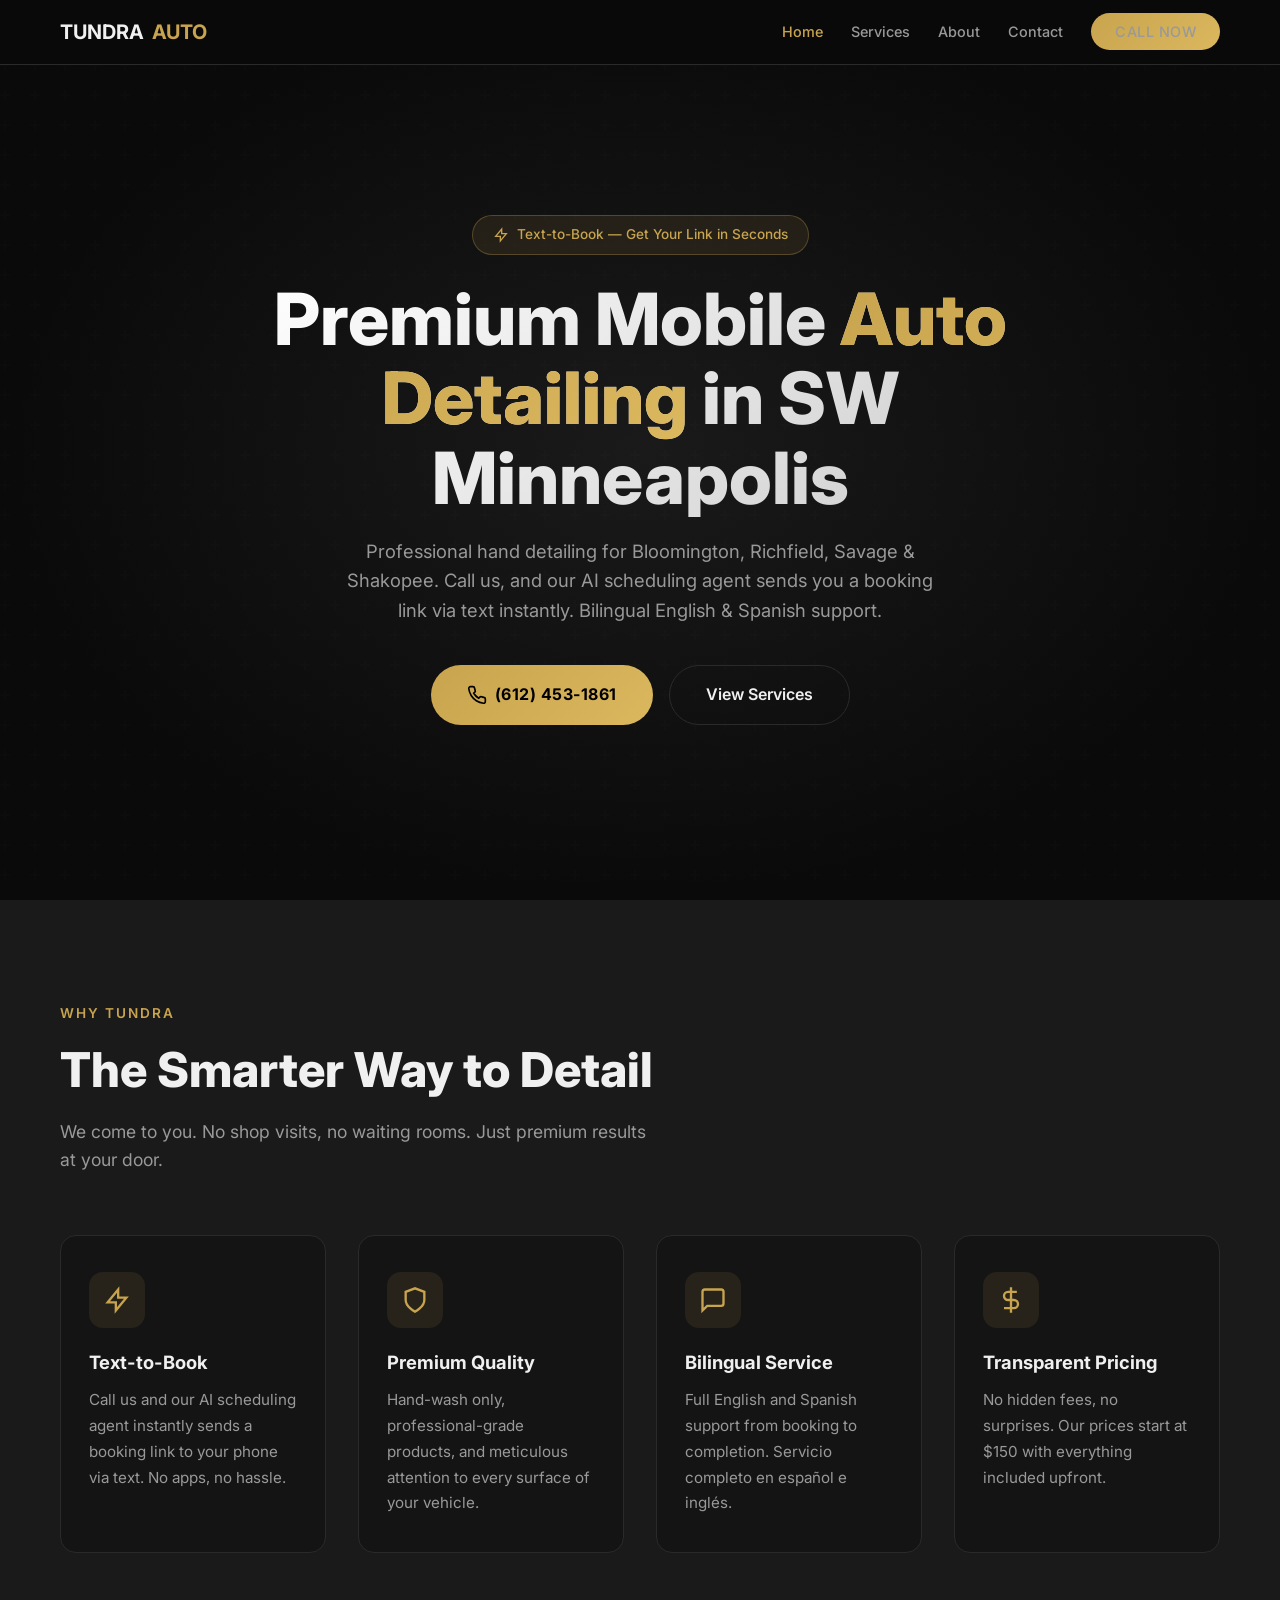
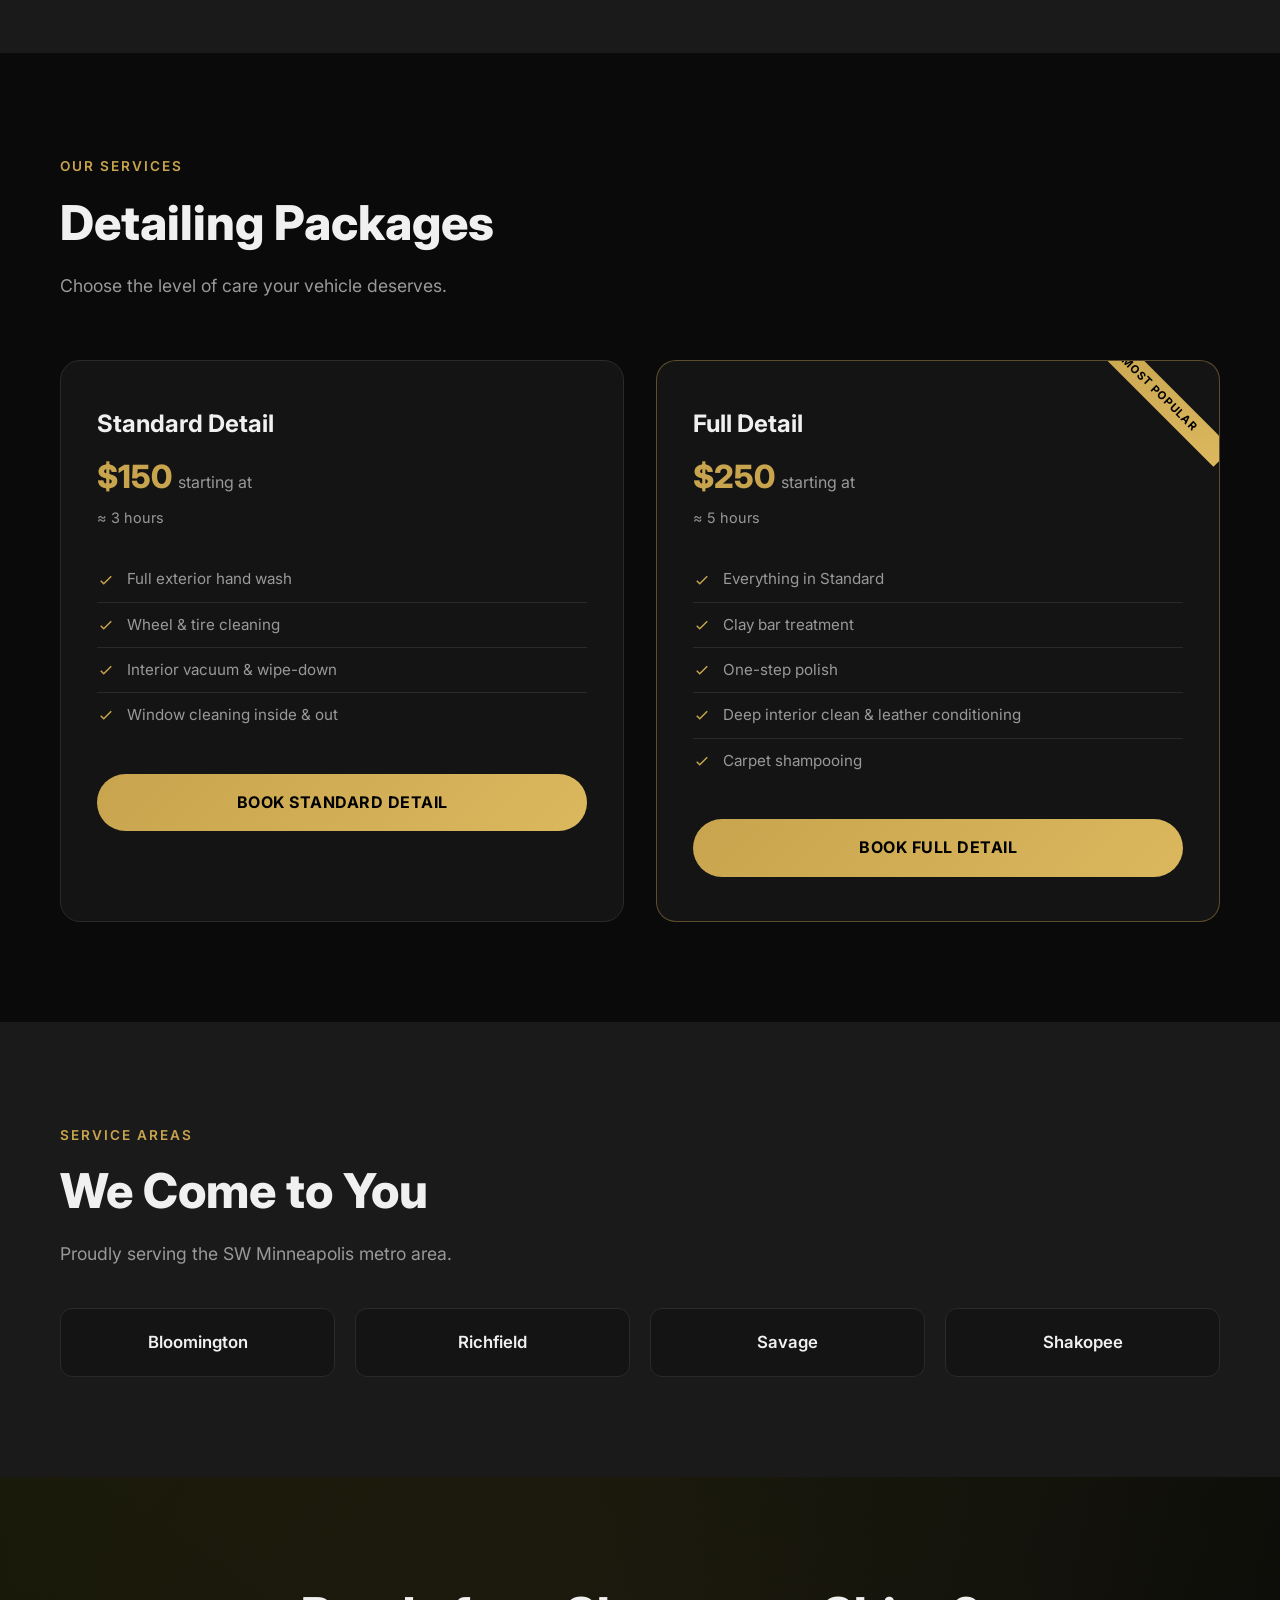
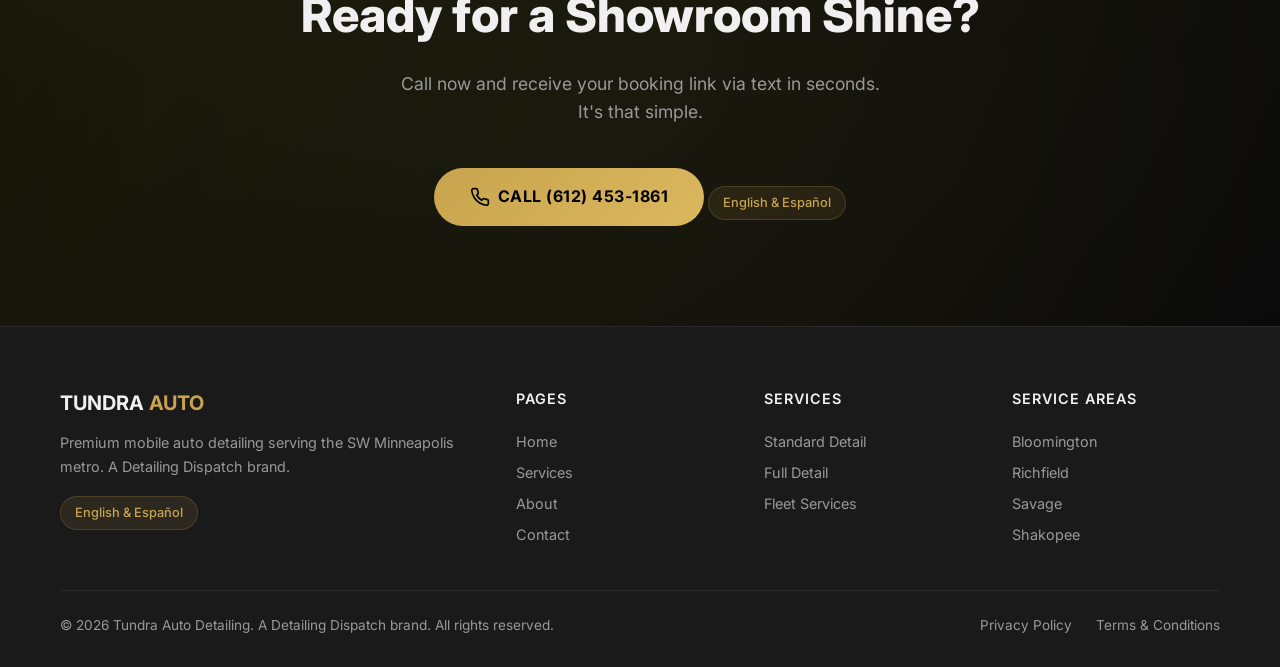
<file: index.html>
<!DOCTYPE html>
<html lang="en">
<head>
  <meta charset="UTF-8">
  <meta name="viewport" content="width=device-width, initial-scale=1.0">
  <title>Tundra Auto Detailing | Premium Mobile Detailing in SW Minneapolis</title>
  <meta name="description" content="Premium mobile auto detailing in Bloomington, Richfield, Savage & Shakopee. Book instantly via text. Bilingual English/Spanish service. Starting at $150.">
  <link rel="preconnect" href="https://fonts.googleapis.com">
  <link href="https://fonts.googleapis.com/css2?family=Inter:wght@400;500;600;700;800&display=swap" rel="stylesheet">
  <link rel="stylesheet" href="styles.css">
</head>
<body>
  <!-- Header -->
  <header class="header">
    <nav class="nav">
      <a href="index.html" class="nav-logo">TUNDRA <span class="accent">AUTO</span></a>
      <ul class="nav-links" id="navLinks">
        <li><a href="index.html" class="active">Home</a></li>
        <li><a href="services.html">Services</a></li>
        <li><a href="about.html">About</a></li>
        <li><a href="contact.html">Contact</a></li>
        <li><a href="tel:6124531861" class="nav-cta">Call Now</a></li>
      </ul>
      <button class="mobile-toggle" id="mobileToggle" aria-label="Toggle menu">
        <span></span><span></span><span></span>
      </button>
    </nav>
  </header>

  <!-- Hero -->
  <section class="hero">
    <div class="hero-content">
      <div class="hero-badge">
        <svg xmlns="http://www.w3.org/2000/svg" fill="none" viewBox="0 0 24 24" stroke="currentColor" stroke-width="2"><path d="M13 10V3L4 14h7v7l9-11h-7z"/></svg>
        Text-to-Book — Get Your Link in Seconds
      </div>
      <h1>Premium Mobile <span class="gold">Auto Detailing</span> in SW Minneapolis</h1>
      <p>Professional hand detailing for Bloomington, Richfield, Savage & Shakopee. Call us, and our AI scheduling agent sends you a booking link via text instantly. Bilingual English & Spanish support.</p>
      <div class="hero-buttons">
        <a href="tel:6124531861" class="btn-primary">
          <svg xmlns="http://www.w3.org/2000/svg" width="20" height="20" fill="none" viewBox="0 0 24 24" stroke="currentColor" stroke-width="2"><path d="M22 16.92v3a2 2 0 01-2.18 2 19.79 19.79 0 01-8.63-3.07 19.5 19.5 0 01-6-6 19.79 19.79 0 01-3.07-8.67A2 2 0 014.11 2h3a2 2 0 012 1.72c.127.96.361 1.903.7 2.81a2 2 0 01-.45 2.11L8.09 9.91a16 16 0 006 6l1.27-1.27a2 2 0 012.11-.45c.907.339 1.85.573 2.81.7A2 2 0 0122 16.92z"/></svg>
          (612) 453-1861
        </a>
        <a href="services.html" class="btn-secondary">View Services</a>
      </div>
    </div>
  </section>

  <!-- Trust Signals / Features -->
  <section class="features">
    <div class="container">
      <div class="section-label">WHY TUNDRA</div>
      <h2 class="section-title">The Smarter Way to Detail</h2>
      <p class="section-subtitle">We come to you. No shop visits, no waiting rooms. Just premium results at your door.</p>
      <div class="features-grid">
        <div class="feature-card fade-in">
          <div class="feature-icon">
            <svg xmlns="http://www.w3.org/2000/svg" fill="none" viewBox="0 0 24 24" stroke="currentColor" stroke-width="2"><path d="M13 10V3L4 14h7v7l9-11h-7z"/></svg>
          </div>
          <h3>Text-to-Book</h3>
          <p>Call us and our AI scheduling agent instantly sends a booking link to your phone via text. No apps, no hassle.</p>
        </div>
        <div class="feature-card fade-in">
          <div class="feature-icon">
            <svg xmlns="http://www.w3.org/2000/svg" fill="none" viewBox="0 0 24 24" stroke="currentColor" stroke-width="2"><path d="M12 22s8-4 8-10V5l-8-3-8 3v7c0 6 8 10 8 10z"/></svg>
          </div>
          <h3>Premium Quality</h3>
          <p>Hand-wash only, professional-grade products, and meticulous attention to every surface of your vehicle.</p>
        </div>
        <div class="feature-card fade-in">
          <div class="feature-icon">
            <svg xmlns="http://www.w3.org/2000/svg" fill="none" viewBox="0 0 24 24" stroke="currentColor" stroke-width="2"><path d="M21 15a2 2 0 01-2 2H7l-4 4V5a2 2 0 012-2h14a2 2 0 012 2z"/></svg>
          </div>
          <h3>Bilingual Service</h3>
          <p>Full English and Spanish support from booking to completion. Servicio completo en español e inglés.</p>
        </div>
        <div class="feature-card fade-in">
          <div class="feature-icon">
            <svg xmlns="http://www.w3.org/2000/svg" fill="none" viewBox="0 0 24 24" stroke="currentColor" stroke-width="2"><path d="M12 1v22M17 5H9.5a3.5 3.5 0 000 7h5a3.5 3.5 0 010 7H6"/></svg>
          </div>
          <h3>Transparent Pricing</h3>
          <p>No hidden fees, no surprises. Our prices start at $150 with everything included upfront.</p>
        </div>
      </div>
    </div>
  </section>

  <!-- Service Highlights -->
  <section>
    <div class="container">
      <div class="section-label">OUR SERVICES</div>
      <h2 class="section-title">Detailing Packages</h2>
      <p class="section-subtitle">Choose the level of care your vehicle deserves.</p>
      <div class="services-grid">
        <div class="service-card fade-in">
          <div class="service-name">Standard Detail</div>
          <div class="service-price">$150 <span>starting at</span></div>
          <div class="service-time">≈ 3 hours</div>
          <ul class="service-features">
            <li><svg xmlns="http://www.w3.org/2000/svg" fill="none" viewBox="0 0 24 24" stroke="currentColor" stroke-width="2"><path d="M5 13l4 4L19 7"/></svg> Full exterior hand wash</li>
            <li><svg xmlns="http://www.w3.org/2000/svg" fill="none" viewBox="0 0 24 24" stroke="currentColor" stroke-width="2"><path d="M5 13l4 4L19 7"/></svg> Wheel & tire cleaning</li>
            <li><svg xmlns="http://www.w3.org/2000/svg" fill="none" viewBox="0 0 24 24" stroke="currentColor" stroke-width="2"><path d="M5 13l4 4L19 7"/></svg> Interior vacuum & wipe-down</li>
            <li><svg xmlns="http://www.w3.org/2000/svg" fill="none" viewBox="0 0 24 24" stroke="currentColor" stroke-width="2"><path d="M5 13l4 4L19 7"/></svg> Window cleaning inside & out</li>
          </ul>
          <a href="https://calendly.com/audirollc/standard-detail" class="btn-primary" target="_blank">Book Standard Detail</a>
        </div>
        <div class="service-card featured fade-in">
          <div class="service-name">Full Detail</div>
          <div class="service-price">$250 <span>starting at</span></div>
          <div class="service-time">≈ 5 hours</div>
          <ul class="service-features">
            <li><svg xmlns="http://www.w3.org/2000/svg" fill="none" viewBox="0 0 24 24" stroke="currentColor" stroke-width="2"><path d="M5 13l4 4L19 7"/></svg> Everything in Standard</li>
            <li><svg xmlns="http://www.w3.org/2000/svg" fill="none" viewBox="0 0 24 24" stroke="currentColor" stroke-width="2"><path d="M5 13l4 4L19 7"/></svg> Clay bar treatment</li>
            <li><svg xmlns="http://www.w3.org/2000/svg" fill="none" viewBox="0 0 24 24" stroke="currentColor" stroke-width="2"><path d="M5 13l4 4L19 7"/></svg> One-step polish</li>
            <li><svg xmlns="http://www.w3.org/2000/svg" fill="none" viewBox="0 0 24 24" stroke="currentColor" stroke-width="2"><path d="M5 13l4 4L19 7"/></svg> Deep interior clean & leather conditioning</li>
            <li><svg xmlns="http://www.w3.org/2000/svg" fill="none" viewBox="0 0 24 24" stroke="currentColor" stroke-width="2"><path d="M5 13l4 4L19 7"/></svg> Carpet shampooing</li>
          </ul>
          <a href="https://calendly.com/audirollc/full-detail" class="btn-primary" target="_blank">Book Full Detail</a>
        </div>
      </div>
    </div>
  </section>

  <!-- Service Areas -->
  <section class="areas">
    <div class="container">
      <div class="section-label">SERVICE AREAS</div>
      <h2 class="section-title">We Come to You</h2>
      <p class="section-subtitle">Proudly serving the SW Minneapolis metro area.</p>
      <div class="areas-grid">
        <div class="area-badge fade-in">Bloomington</div>
        <div class="area-badge fade-in">Richfield</div>
        <div class="area-badge fade-in">Savage</div>
        <div class="area-badge fade-in">Shakopee</div>
      </div>
    </div>
  </section>

  <!-- CTA -->
  <section class="cta-section">
    <div class="cta-content">
      <h2>Ready for a Showroom Shine?</h2>
      <p>Call now and receive your booking link via text in seconds. It's that simple.</p>
      <a href="tel:6124531861" class="btn-primary">
        <svg xmlns="http://www.w3.org/2000/svg" width="20" height="20" fill="none" viewBox="0 0 24 24" stroke="currentColor" stroke-width="2"><path d="M22 16.92v3a2 2 0 01-2.18 2 19.79 19.79 0 01-8.63-3.07 19.5 19.5 0 01-6-6 19.79 19.79 0 01-3.07-8.67A2 2 0 014.11 2h3a2 2 0 012 1.72c.127.96.361 1.903.7 2.81a2 2 0 01-.45 2.11L8.09 9.91a16 16 0 006 6l1.27-1.27a2 2 0 012.11-.45c.907.339 1.85.573 2.81.7A2 2 0 0122 16.92z"/></svg>
        Call (612) 453-1861
      </a>
      <div class="cta-phone">
        <span class="bilingual-badge">English & Español</span>
      </div>
    </div>
  </section>

  <!-- Footer -->
  <footer class="footer">
    <div class="container">
      <div class="footer-grid">
        <div class="footer-brand">
          <div class="logo">TUNDRA <span class="accent">AUTO</span></div>
          <p>Premium mobile auto detailing serving the SW Minneapolis metro. A Detailing Dispatch brand.</p>
          <div class="bilingual-badge" style="margin-top: 16px;">English & Español</div>
        </div>
        <div class="footer-col">
          <h4>Pages</h4>
          <a href="index.html">Home</a>
          <a href="services.html">Services</a>
          <a href="about.html">About</a>
          <a href="contact.html">Contact</a>
        </div>
        <div class="footer-col">
          <h4>Services</h4>
          <a href="https://calendly.com/audirollc/standard-detail" target="_blank">Standard Detail</a>
          <a href="https://calendly.com/audirollc/full-detail" target="_blank">Full Detail</a>
          <a href="contact.html">Fleet Services</a>
        </div>
        <div class="footer-col">
          <h4>Service Areas</h4>
          <a href="#">Bloomington</a>
          <a href="#">Richfield</a>
          <a href="#">Savage</a>
          <a href="#">Shakopee</a>
        </div>
      </div>
      <div class="footer-bottom">
        <p>&copy; 2026 Tundra Auto Detailing. A Detailing Dispatch brand. All rights reserved.</p>
        <div class="footer-bottom-links">
          <a href="privacy-policy.html">Privacy Policy</a>
          <a href="terms.html">Terms & Conditions</a>
        </div>
      </div>
    </div>
  </footer>

  <script>
    // Mobile menu toggle
    const toggle = document.getElementById('mobileToggle');
    const navLinks = document.getElementById('navLinks');
    toggle.addEventListener('click', () => {
      toggle.classList.toggle('active');
      navLinks.classList.toggle('active');
    });
    navLinks.querySelectorAll('a').forEach(link => {
      link.addEventListener('click', () => {
        toggle.classList.remove('active');
        navLinks.classList.remove('active');
      });
    });
    // Fade in on scroll
    const observer = new IntersectionObserver((entries) => {
      entries.forEach(entry => {
        if (entry.isIntersecting) { entry.target.classList.add('visible'); }
      });
    }, { threshold: 0.1 });
    document.querySelectorAll('.fade-in').forEach(el => observer.observe(el));
  </script>
</body>
</html>
</file>
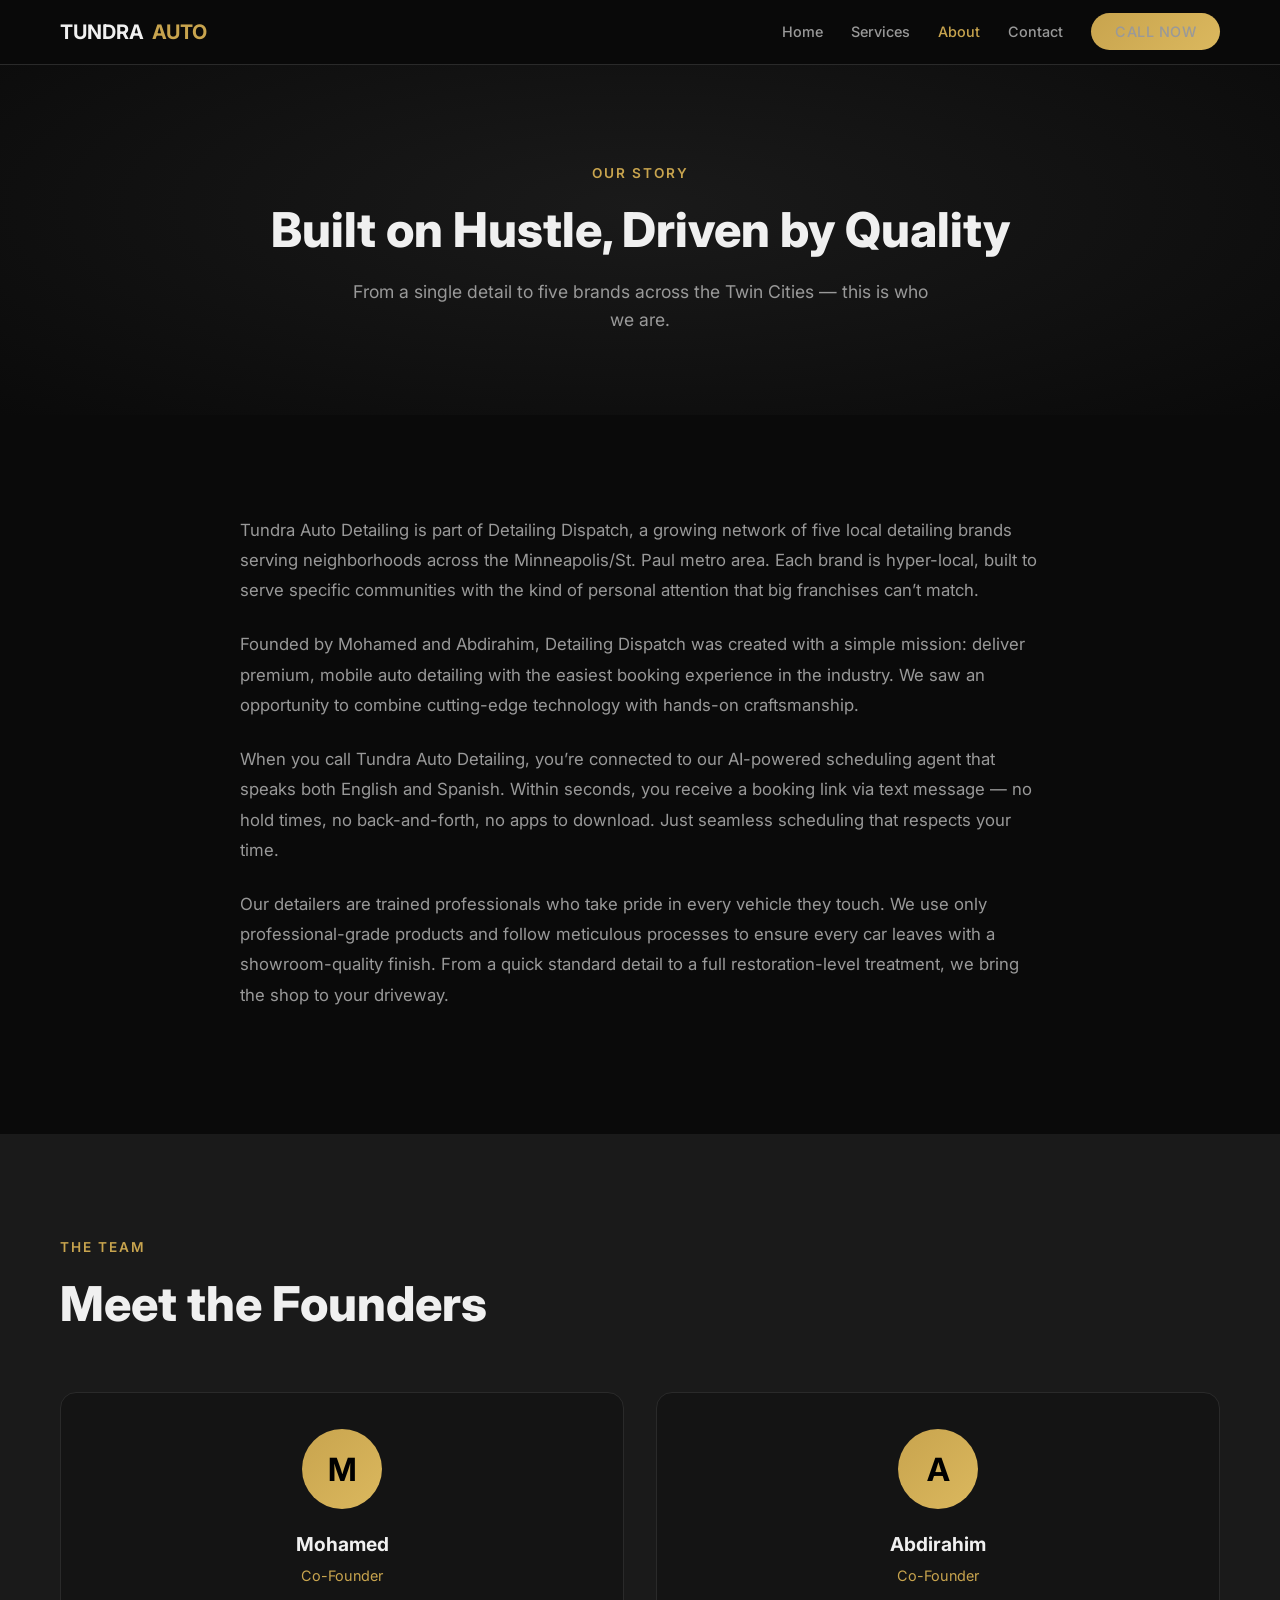
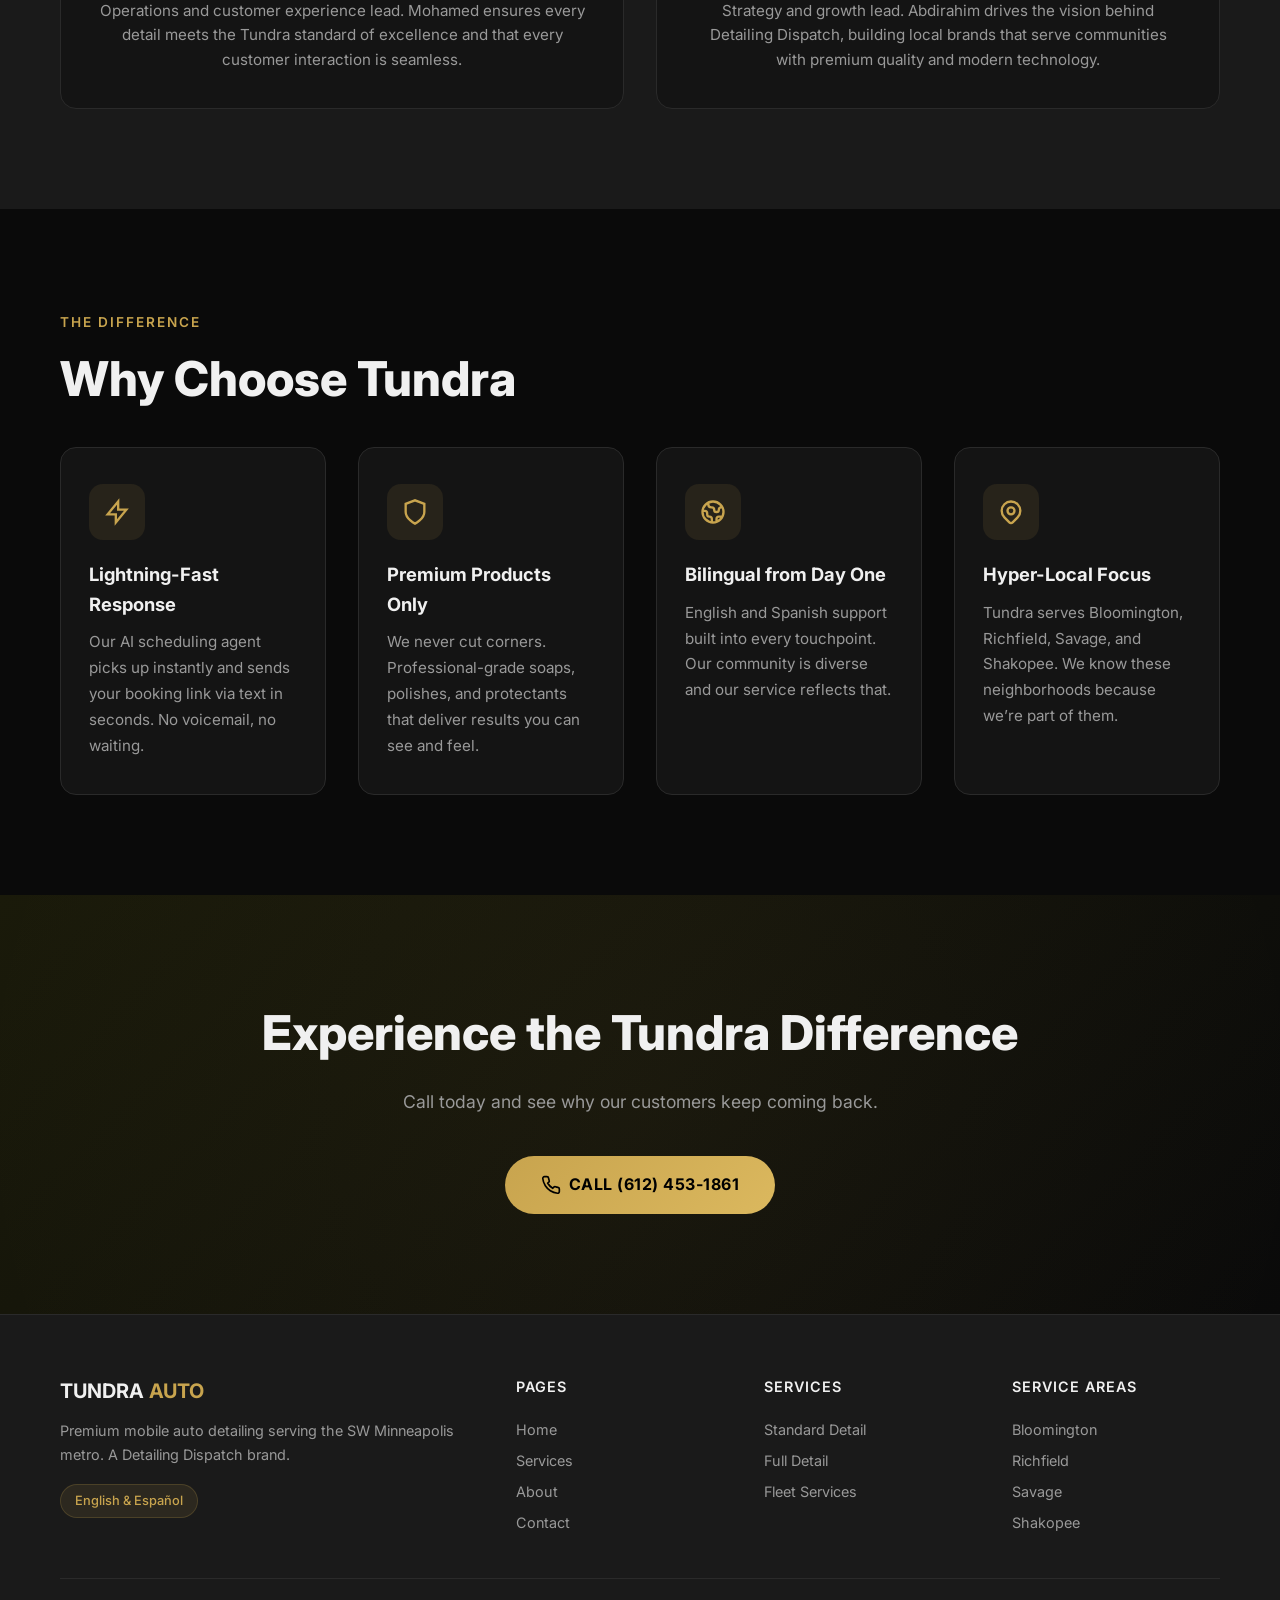
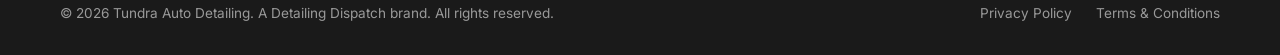
<file: about.html>
<!DOCTYPE html>
<html lang="en">
<head>
  <meta charset="UTF-8">
  <meta name="viewport" content="width=device-width, initial-scale=1.0">
  <title>About | Tundra Auto Detailing</title>
  <meta name="description" content="Meet the team behind Tundra Auto Detailing. Mohamed & Abdirahim bring premium mobile detailing to SW Minneapolis through Detailing Dispatch.">
  <link rel="preconnect" href="https://fonts.googleapis.com">
  <link href="https://fonts.googleapis.com/css2?family=Inter:wght@400;500;600;700;800&display=swap" rel="stylesheet">
  <link rel="stylesheet" href="styles.css">
</head>
<body>
  <!-- Header -->
  <header class="header">
    <nav class="nav">
      <a href="index.html" class="nav-logo">TUNDRA <span class="accent">AUTO</span></a>
      <ul class="nav-links" id="navLinks">
        <li><a href="index.html">Home</a></li>
        <li><a href="services.html">Services</a></li>
        <li><a href="about.html" class="active">About</a></li>
        <li><a href="contact.html">Contact</a></li>
        <li><a href="tel:6124531861" class="nav-cta">Call Now</a></li>
      </ul>
      <button class="mobile-toggle" id="mobileToggle" aria-label="Toggle menu">
        <span></span><span></span><span></span>
      </button>
    </nav>
  </header>

  <!-- Page Hero -->
  <section class="page-hero">
    <div class="container">
      <div class="section-label">OUR STORY</div>
      <h1 class="section-title">Built on Hustle, Driven by Quality</h1>
      <p class="section-subtitle" style="margin: 0 auto;">From a single detail to five brands across the Twin Cities — this is who we are.</p>
    </div>
  </section>

  <!-- About Content -->
  <section>
    <div class="container">
      <div class="about-content">
        <p>Tundra Auto Detailing is part of Detailing Dispatch, a growing network of five local detailing brands serving neighborhoods across the Minneapolis/St. Paul metro area. Each brand is hyper-local, built to serve specific communities with the kind of personal attention that big franchises can’t match.</p>
        <p>Founded by Mohamed and Abdirahim, Detailing Dispatch was created with a simple mission: deliver premium, mobile auto detailing with the easiest booking experience in the industry. We saw an opportunity to combine cutting-edge technology with hands-on craftsmanship.</p>
        <p>When you call Tundra Auto Detailing, you’re connected to our AI-powered scheduling agent that speaks both English and Spanish. Within seconds, you receive a booking link via text message — no hold times, no back-and-forth, no apps to download. Just seamless scheduling that respects your time.</p>
        <p>Our detailers are trained professionals who take pride in every vehicle they touch. We use only professional-grade products and follow meticulous processes to ensure every car leaves with a showroom-quality finish. From a quick standard detail to a full restoration-level treatment, we bring the shop to your driveway.</p>
      </div>
    </div>
  </section>

  <!-- Team Section -->
  <section class="features">
    <div class="container">
      <div class="section-label">THE TEAM</div>
      <h2 class="section-title">Meet the Founders</h2>
      <div class="team-grid">
        <div class="team-card fade-in">
          <div class="team-avatar">M</div>
          <h3>Mohamed</h3>
          <div class="role">Co-Founder</div>
          <p>Operations and customer experience lead. Mohamed ensures every detail meets the Tundra standard of excellence and that every customer interaction is seamless.</p>
        </div>
        <div class="team-card fade-in">
          <div class="team-avatar">A</div>
          <h3>Abdirahim</h3>
          <div class="role">Co-Founder</div>
          <p>Strategy and growth lead. Abdirahim drives the vision behind Detailing Dispatch, building local brands that serve communities with premium quality and modern technology.</p>
        </div>
      </div>
    </div>
  </section>

  <!-- What Makes Us Different -->
  <section>
    <div class="container">
      <div class="section-label">THE DIFFERENCE</div>
      <h2 class="section-title">Why Choose Tundra</h2>
      <div class="features-grid" style="margin-top: 40px;">
        <div class="feature-card fade-in">
          <div class="feature-icon">
            <svg xmlns="http://www.w3.org/2000/svg" fill="none" viewBox="0 0 24 24" stroke="currentColor" stroke-width="2"><path d="M13 10V3L4 14h7v7l9-11h-7z"/></svg>
          </div>
          <h3>Lightning-Fast Response</h3>
          <p>Our AI scheduling agent picks up instantly and sends your booking link via text in seconds. No voicemail, no waiting.</p>
        </div>
        <div class="feature-card fade-in">
          <div class="feature-icon">
            <svg xmlns="http://www.w3.org/2000/svg" fill="none" viewBox="0 0 24 24" stroke="currentColor" stroke-width="2"><path d="M12 22s8-4 8-10V5l-8-3-8 3v7c0 6 8 10 8 10z"/></svg>
          </div>
          <h3>Premium Products Only</h3>
          <p>We never cut corners. Professional-grade soaps, polishes, and protectants that deliver results you can see and feel.</p>
        </div>
        <div class="feature-card fade-in">
          <div class="feature-icon">
            <svg xmlns="http://www.w3.org/2000/svg" fill="none" viewBox="0 0 24 24" stroke="currentColor" stroke-width="2"><path d="M3.055 11H5a2 2 0 012 2v1a2 2 0 002 2 2 2 0 012 2v2.945M8 3.935V5.5A2.5 2.5 0 0010.5 8h.5a2 2 0 012 2 2 2 0 104 0 2 2 0 012-2h1.064M15 20.488V18a2 2 0 012-2h3.064M21 12a9 9 0 11-18 0 9 9 0 0118 0z"/></svg>
          </div>
          <h3>Bilingual from Day One</h3>
          <p>English and Spanish support built into every touchpoint. Our community is diverse and our service reflects that.</p>
        </div>
        <div class="feature-card fade-in">
          <div class="feature-icon">
            <svg xmlns="http://www.w3.org/2000/svg" fill="none" viewBox="0 0 24 24" stroke="currentColor" stroke-width="2"><path d="M17.657 16.657L13.414 20.9a1.998 1.998 0 01-2.827 0l-4.244-4.243a8 8 0 1111.314 0z"/><path d="M15 11a3 3 0 11-6 0 3 3 0 016 0z"/></svg>
          </div>
          <h3>Hyper-Local Focus</h3>
          <p>Tundra serves Bloomington, Richfield, Savage, and Shakopee. We know these neighborhoods because we’re part of them.</p>
        </div>
      </div>
    </div>
  </section>

  <!-- CTA -->
  <section class="cta-section">
    <div class="cta-content">
      <h2>Experience the Tundra Difference</h2>
      <p>Call today and see why our customers keep coming back.</p>
      <a href="tel:6124531861" class="btn-primary">
        <svg xmlns="http://www.w3.org/2000/svg" width="20" height="20" fill="none" viewBox="0 0 24 24" stroke="currentColor" stroke-width="2"><path d="M22 16.92v3a2 2 0 01-2.18 2 19.79 19.79 0 01-8.63-3.07 19.5 19.5 0 01-6-6 19.79 19.79 0 01-3.07-8.67A2 2 0 014.11 2h3a2 2 0 012 1.72c.127.96.361 1.903.7 2.81a2 2 0 01-.45 2.11L8.09 9.91a16 16 0 006 6l1.27-1.27a2 2 0 012.11-.45c.907.339 1.85.573 2.81.7A2 2 0 0122 16.92z"/></svg>
        Call (612) 453-1861
      </a>
    </div>
  </section>

  <!-- Footer -->
  <footer class="footer">
    <div class="container">
      <div class="footer-grid">
        <div class="footer-brand">
          <div class="logo">TUNDRA <span class="accent">AUTO</span></div>
          <p>Premium mobile auto detailing serving the SW Minneapolis metro. A Detailing Dispatch brand.</p>
          <div class="bilingual-badge" style="margin-top: 16px;">English & Español</div>
        </div>
        <div class="footer-col">
          <h4>Pages</h4>
          <a href="index.html">Home</a>
          <a href="services.html">Services</a>
          <a href="about.html">About</a>
          <a href="contact.html">Contact</a>
        </div>
        <div class="footer-col">
          <h4>Services</h4>
          <a href="https://calendly.com/audirollc/standard-detail" target="_blank">Standard Detail</a>
          <a href="https://calendly.com/audirollc/full-detail" target="_blank">Full Detail</a>
          <a href="contact.html">Fleet Services</a>
        </div>
        <div class="footer-col">
          <h4>Service Areas</h4>
          <a href="#">Bloomington</a>
          <a href="#">Richfield</a>
          <a href="#">Savage</a>
          <a href="#">Shakopee</a>
        </div>
      </div>
      <div class="footer-bottom">
        <p>&copy; 2026 Tundra Auto Detailing. A Detailing Dispatch brand. All rights reserved.</p>
        <div class="footer-bottom-links">
          <a href="privacy-policy.html">Privacy Policy</a>
          <a href="terms.html">Terms & Conditions</a>
        </div>
      </div>
    </div>
  </footer>

  <script>
    const toggle = document.getElementById('mobileToggle');
    const navLinks = document.getElementById('navLinks');
    toggle.addEventListener('click', () => { toggle.classList.toggle('active'); navLinks.classList.toggle('active'); });
    navLinks.querySelectorAll('a').forEach(link => { link.addEventListener('click', () => { toggle.classList.remove('active'); navLinks.classList.remove('active'); }); });
    const observer = new IntersectionObserver((entries) => { entries.forEach(entry => { if (entry.isIntersecting) entry.target.classList.add('visible'); }); }, { threshold: 0.1 });
    document.querySelectorAll('.fade-in').forEach(el => observer.observe(el));
  </script>
</body>
</html>
</file>
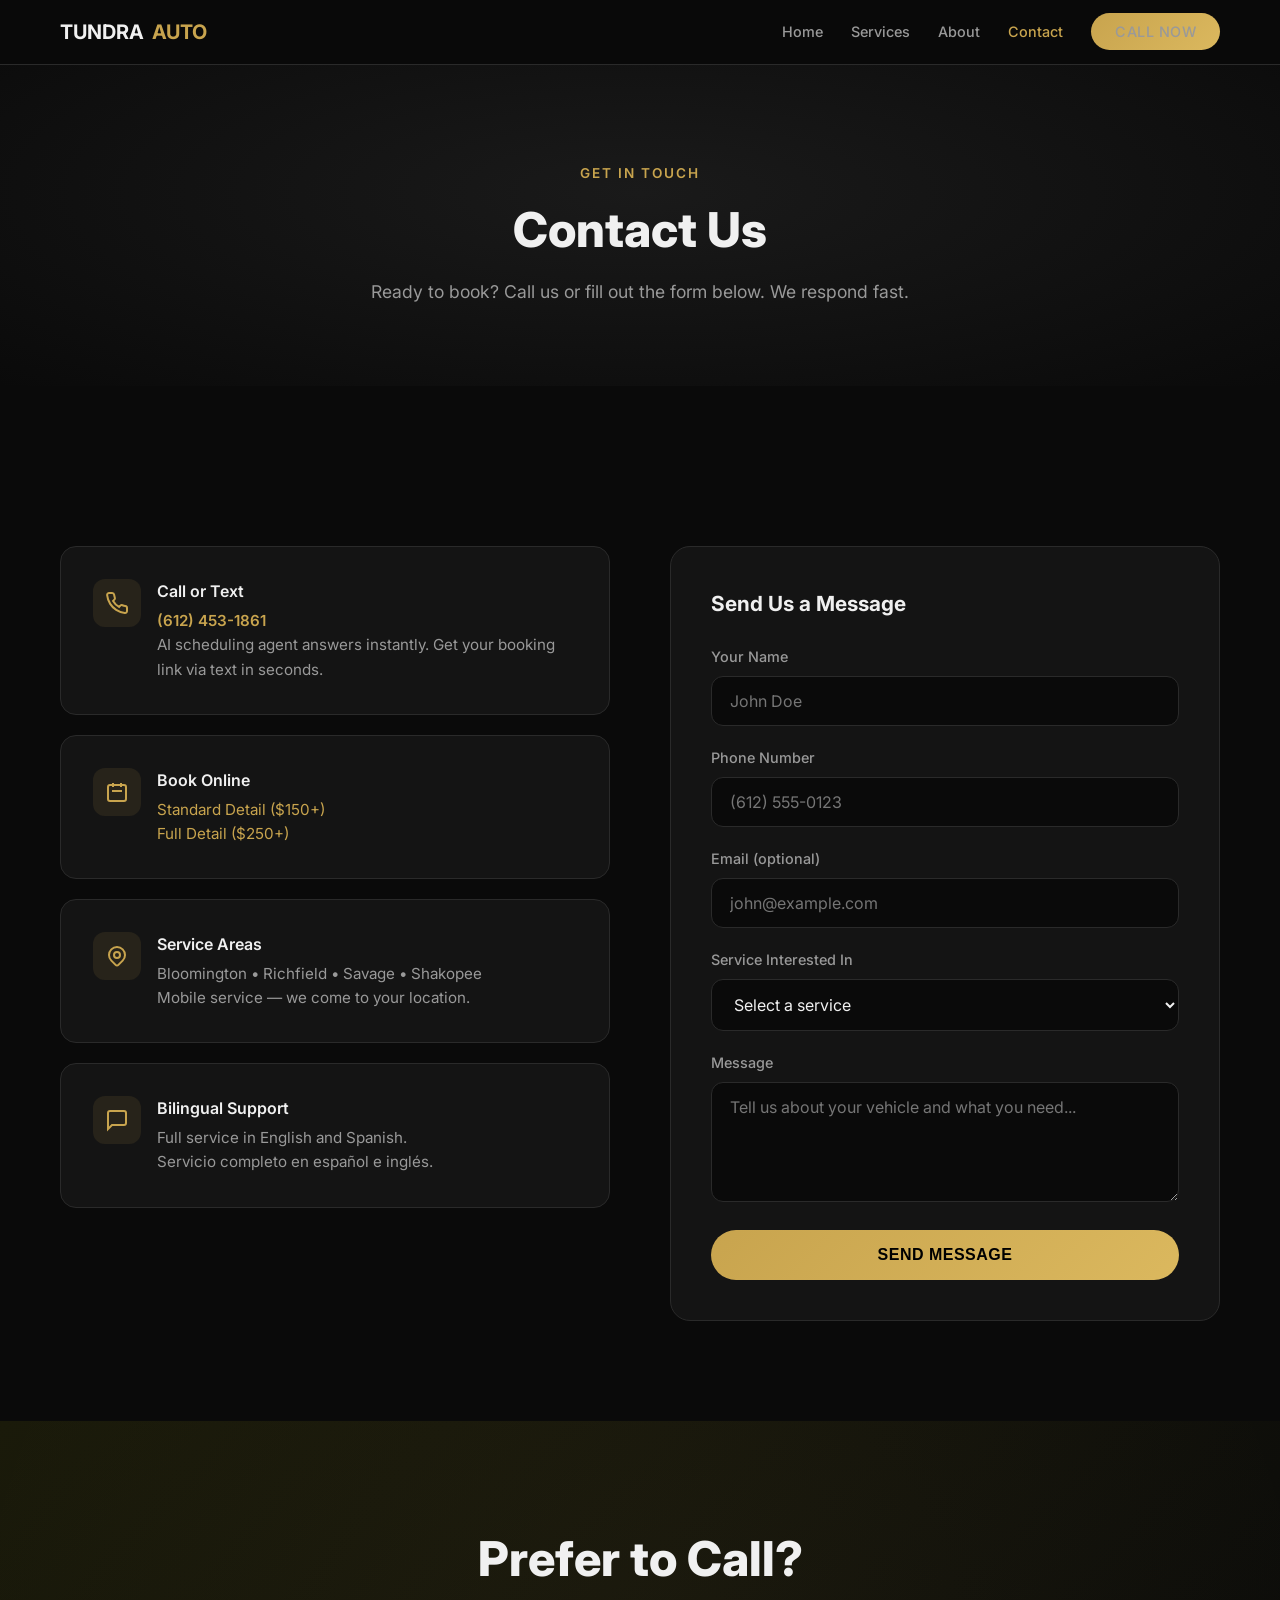
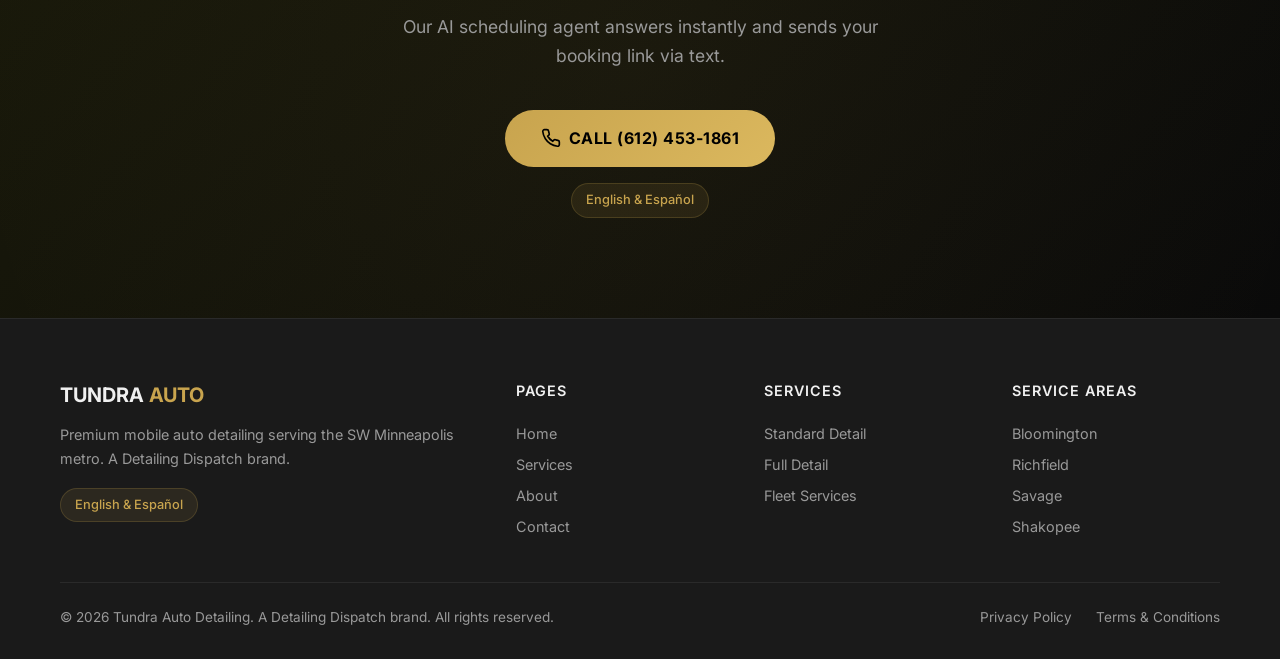
<file: contact.html>
<!DOCTYPE html>
<html lang="en">
<head>
  <meta charset="UTF-8">
  <meta name="viewport" content="width=device-width, initial-scale=1.0">
  <title>Contact | Tundra Auto Detailing</title>
  <meta name="description" content="Contact Tundra Auto Detailing. Call (612) 453-1861 or book online. Serving Bloomington, Richfield, Savage & Shakopee. Bilingual English/Spanish support.">
  <link rel="preconnect" href="https://fonts.googleapis.com">
  <link href="https://fonts.googleapis.com/css2?family=Inter:wght@400;500;600;700;800&display=swap" rel="stylesheet">
  <link rel="stylesheet" href="styles.css">
</head>
<body>
  <!-- Header -->
  <header class="header">
    <nav class="nav">
      <a href="index.html" class="nav-logo">TUNDRA <span class="accent">AUTO</span></a>
      <ul class="nav-links" id="navLinks">
        <li><a href="index.html">Home</a></li>
        <li><a href="services.html">Services</a></li>
        <li><a href="about.html">About</a></li>
        <li><a href="contact.html" class="active">Contact</a></li>
        <li><a href="tel:6124531861" class="nav-cta">Call Now</a></li>
      </ul>
      <button class="mobile-toggle" id="mobileToggle" aria-label="Toggle menu">
        <span></span><span></span><span></span>
      </button>
    </nav>
  </header>

  <!-- Page Hero -->
  <section class="page-hero">
    <div class="container">
      <div class="section-label">GET IN TOUCH</div>
      <h1 class="section-title">Contact Us</h1>
      <p class="section-subtitle" style="margin: 0 auto;">Ready to book? Call us or fill out the form below. We respond fast.</p>
    </div>
  </section>

  <!-- Contact Content -->
  <section>
    <div class="container">
      <div class="contact-grid">
        <!-- Contact Info -->
        <div>
          <div class="contact-info-card fade-in">
            <div class="icon">
              <svg xmlns="http://www.w3.org/2000/svg" fill="none" viewBox="0 0 24 24" stroke="currentColor" stroke-width="2"><path d="M22 16.92v3a2 2 0 01-2.18 2 19.79 19.79 0 01-8.63-3.07 19.5 19.5 0 01-6-6 19.79 19.79 0 01-3.07-8.67A2 2 0 014.11 2h3a2 2 0 012 1.72c.127.96.361 1.903.7 2.81a2 2 0 01-.45 2.11L8.09 9.91a16 16 0 006 6l1.27-1.27a2 2 0 012.11-.45c.907.339 1.85.573 2.81.7A2 2 0 0122 16.92z"/></svg>
            </div>
            <div>
              <h3>Call or Text</h3>
              <p><a href="tel:6124531861" style="color: var(--accent); font-weight: 600;">(612) 453-1861</a></p>
              <p>AI scheduling agent answers instantly. Get your booking link via text in seconds.</p>
            </div>
          </div>

          <div class="contact-info-card fade-in">
            <div class="icon">
              <svg xmlns="http://www.w3.org/2000/svg" fill="none" viewBox="0 0 24 24" stroke="currentColor" stroke-width="2"><path d="M8 7V3m8 4V3m-9 8h10M5 21h14a2 2 0 002-2V7a2 2 0 00-2-2H5a2 2 0 00-2 2v12a2 2 0 002 2z"/></svg>
            </div>
            <div>
              <h3>Book Online</h3>
              <p><a href="https://calendly.com/audirollc/standard-detail" target="_blank" style="color: var(--accent);">Standard Detail ($150+)</a></p>
              <p><a href="https://calendly.com/audirollc/full-detail" target="_blank" style="color: var(--accent);">Full Detail ($250+)</a></p>
            </div>
          </div>

          <div class="contact-info-card fade-in">
            <div class="icon">
              <svg xmlns="http://www.w3.org/2000/svg" fill="none" viewBox="0 0 24 24" stroke="currentColor" stroke-width="2"><path d="M17.657 16.657L13.414 20.9a1.998 1.998 0 01-2.827 0l-4.244-4.243a8 8 0 1111.314 0z"/><path d="M15 11a3 3 0 11-6 0 3 3 0 016 0z"/></svg>
            </div>
            <div>
              <h3>Service Areas</h3>
              <p>Bloomington • Richfield • Savage • Shakopee</p>
              <p>Mobile service — we come to your location.</p>
            </div>
          </div>

          <div class="contact-info-card fade-in">
            <div class="icon">
              <svg xmlns="http://www.w3.org/2000/svg" fill="none" viewBox="0 0 24 24" stroke="currentColor" stroke-width="2"><path d="M21 15a2 2 0 01-2 2H7l-4 4V5a2 2 0 012-2h14a2 2 0 012 2z"/></svg>
            </div>
            <div>
              <h3>Bilingual Support</h3>
              <p>Full service in English and Spanish.</p>
              <p>Servicio completo en español e inglés.</p>
            </div>
          </div>
        </div>

        <!-- Contact Form -->
        <div class="contact-form fade-in">
          <h3>Send Us a Message</h3>
          <form name="contact" method="POST" data-netlify="true" netlify-honeypot="bot-field">
            <input type="hidden" name="form-name" value="contact">
            <p style="display:none"><label>Don’t fill this out: <input name="bot-field"></label></p>
            <div class="form-group">
              <label for="name">Your Name</label>
              <input type="text" id="name" name="name" placeholder="John Doe" required>
            </div>
            <div class="form-group">
              <label for="phone">Phone Number</label>
              <input type="tel" id="phone" name="phone" placeholder="(612) 555-0123" required>
            </div>
            <div class="form-group">
              <label for="email">Email (optional)</label>
              <input type="email" id="email" name="email" placeholder="john@example.com">
            </div>
            <div class="form-group">
              <label for="service">Service Interested In</label>
              <select id="service" name="service">
                <option value="">Select a service</option>
                <option value="standard">Standard Detail ($150+)</option>
                <option value="full">Full Detail ($250+)</option>
                <option value="fleet">Fleet Services (Custom)</option>
                <option value="other">Other / Question</option>
              </select>
            </div>
            <div class="form-group">
              <label for="message">Message</label>
              <textarea id="message" name="message" placeholder="Tell us about your vehicle and what you need..." required></textarea>
            </div>
            <button type="submit" class="btn-primary" style="width: 100%; justify-content: center;">Send Message</button>
          </form>
        </div>
      </div>
    </div>
  </section>

  <!-- CTA -->
  <section class="cta-section">
    <div class="cta-content">
      <h2>Prefer to Call?</h2>
      <p>Our AI scheduling agent answers instantly and sends your booking link via text.</p>
      <a href="tel:6124531861" class="btn-primary">
        <svg xmlns="http://www.w3.org/2000/svg" width="20" height="20" fill="none" viewBox="0 0 24 24" stroke="currentColor" stroke-width="2"><path d="M22 16.92v3a2 2 0 01-2.18 2 19.79 19.79 0 01-8.63-3.07 19.5 19.5 0 01-6-6 19.79 19.79 0 01-3.07-8.67A2 2 0 014.11 2h3a2 2 0 012 1.72c.127.96.361 1.903.7 2.81a2 2 0 01-.45 2.11L8.09 9.91a16 16 0 006 6l1.27-1.27a2 2 0 012.11-.45c.907.339 1.85.573 2.81.7A2 2 0 0122 16.92z"/></svg>
        Call (612) 453-1861
      </a>
      <div style="margin-top: 16px;">
        <span class="bilingual-badge">English & Español</span>
      </div>
    </div>
  </section>

  <!-- Footer -->
  <footer class="footer">
    <div class="container">
      <div class="footer-grid">
        <div class="footer-brand">
          <div class="logo">TUNDRA <span class="accent">AUTO</span></div>
          <p>Premium mobile auto detailing serving the SW Minneapolis metro. A Detailing Dispatch brand.</p>
          <div class="bilingual-badge" style="margin-top: 16px;">English & Español</div>
        </div>
        <div class="footer-col">
          <h4>Pages</h4>
          <a href="index.html">Home</a>
          <a href="services.html">Services</a>
          <a href="about.html">About</a>
          <a href="contact.html">Contact</a>
        </div>
        <div class="footer-col">
          <h4>Services</h4>
          <a href="https://calendly.com/audirollc/standard-detail" target="_blank">Standard Detail</a>
          <a href="https://calendly.com/audirollc/full-detail" target="_blank">Full Detail</a>
          <a href="contact.html">Fleet Services</a>
        </div>
        <div class="footer-col">
          <h4>Service Areas</h4>
          <a href="#">Bloomington</a>
          <a href="#">Richfield</a>
          <a href="#">Savage</a>
          <a href="#">Shakopee</a>
        </div>
      </div>
      <div class="footer-bottom">
        <p>&copy; 2026 Tundra Auto Detailing. A Detailing Dispatch brand. All rights reserved.</p>
        <div class="footer-bottom-links">
          <a href="privacy-policy.html">Privacy Policy</a>
          <a href="terms.html">Terms & Conditions</a>
        </div>
      </div>
    </div>
  </footer>

  <script>
    const toggle = document.getElementById('mobileToggle');
    const navLinks = document.getElementById('navLinks');
    toggle.addEventListener('click', () => { toggle.classList.toggle('active'); navLinks.classList.toggle('active'); });
    navLinks.querySelectorAll('a').forEach(link => { link.addEventListener('click', () => { toggle.classList.remove('active'); navLinks.classList.remove('active'); }); });
    const observer = new IntersectionObserver((entries) => { entries.forEach(entry => { if (entry.isIntersecting) entry.target.classList.add('visible'); }); }, { threshold: 0.1 });
    document.querySelectorAll('.fade-in').forEach(el => observer.observe(el));
  </script>
</body>
</html>
</file>
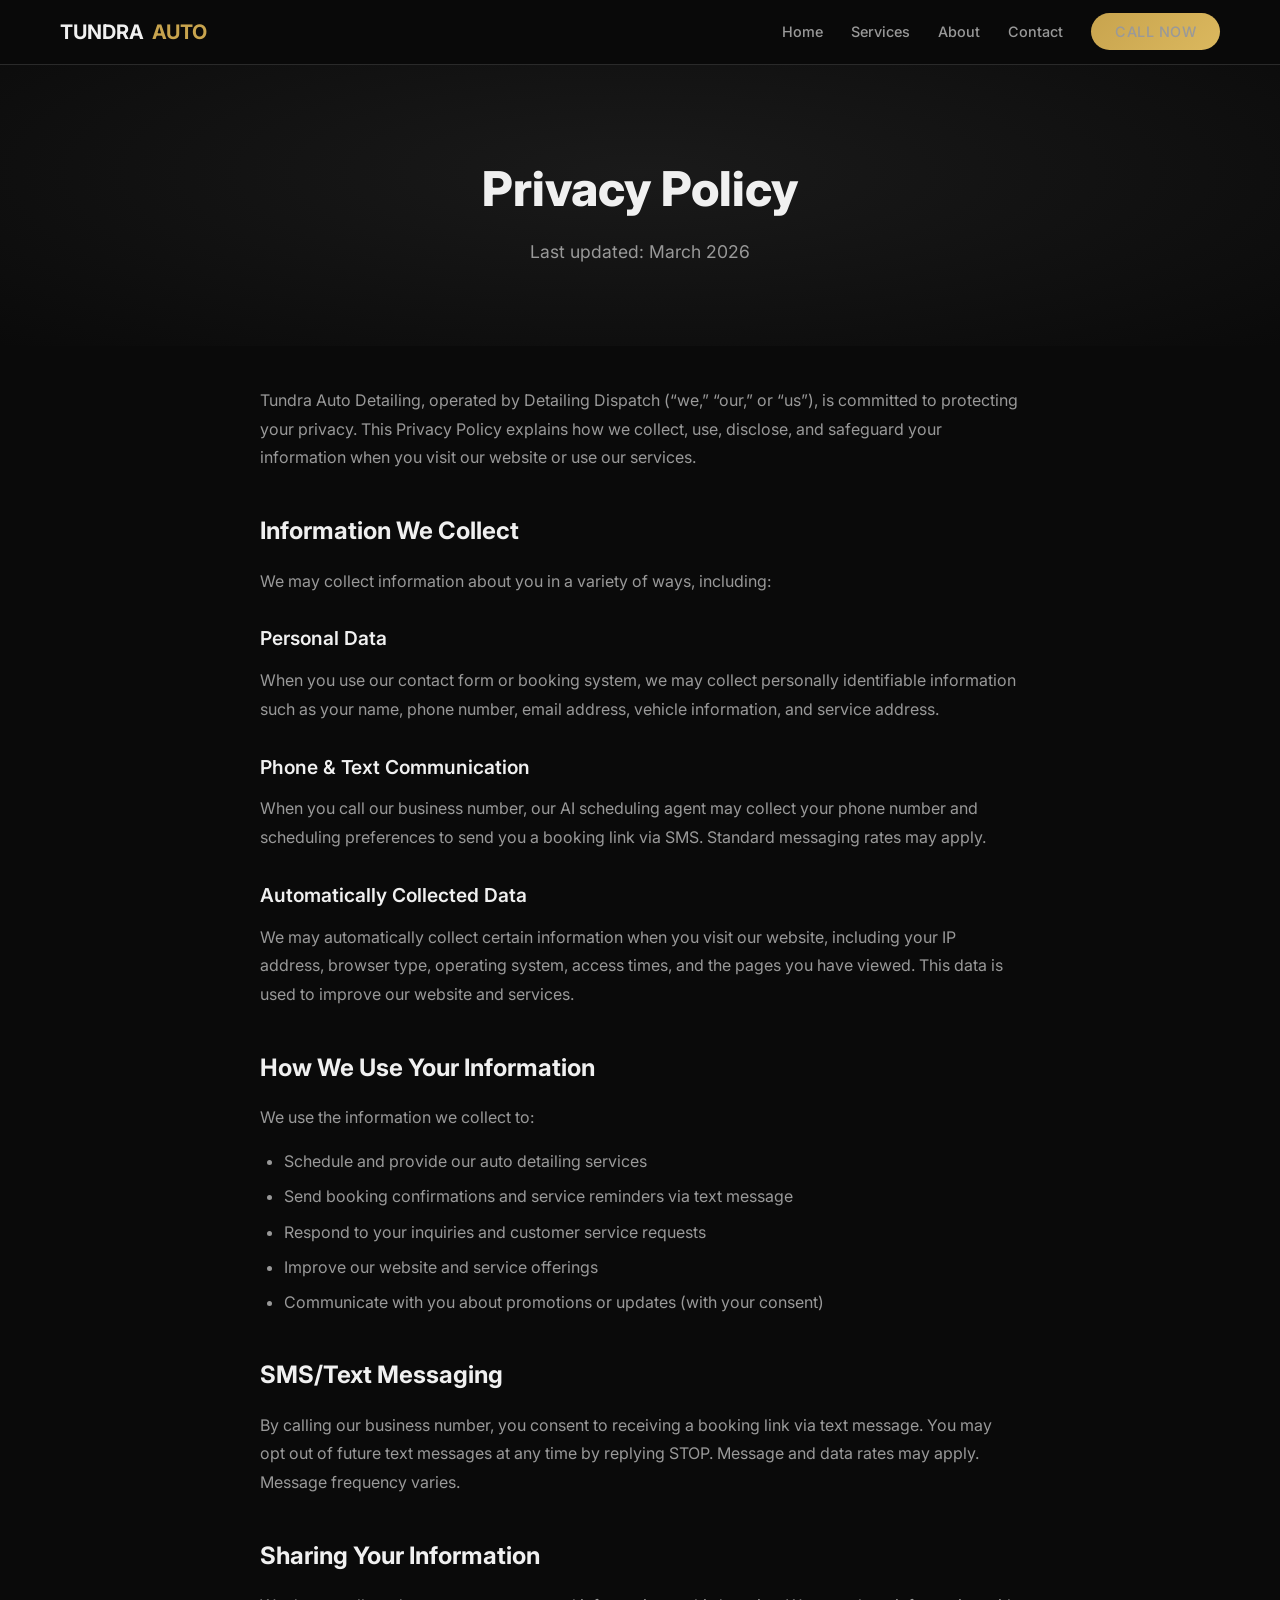
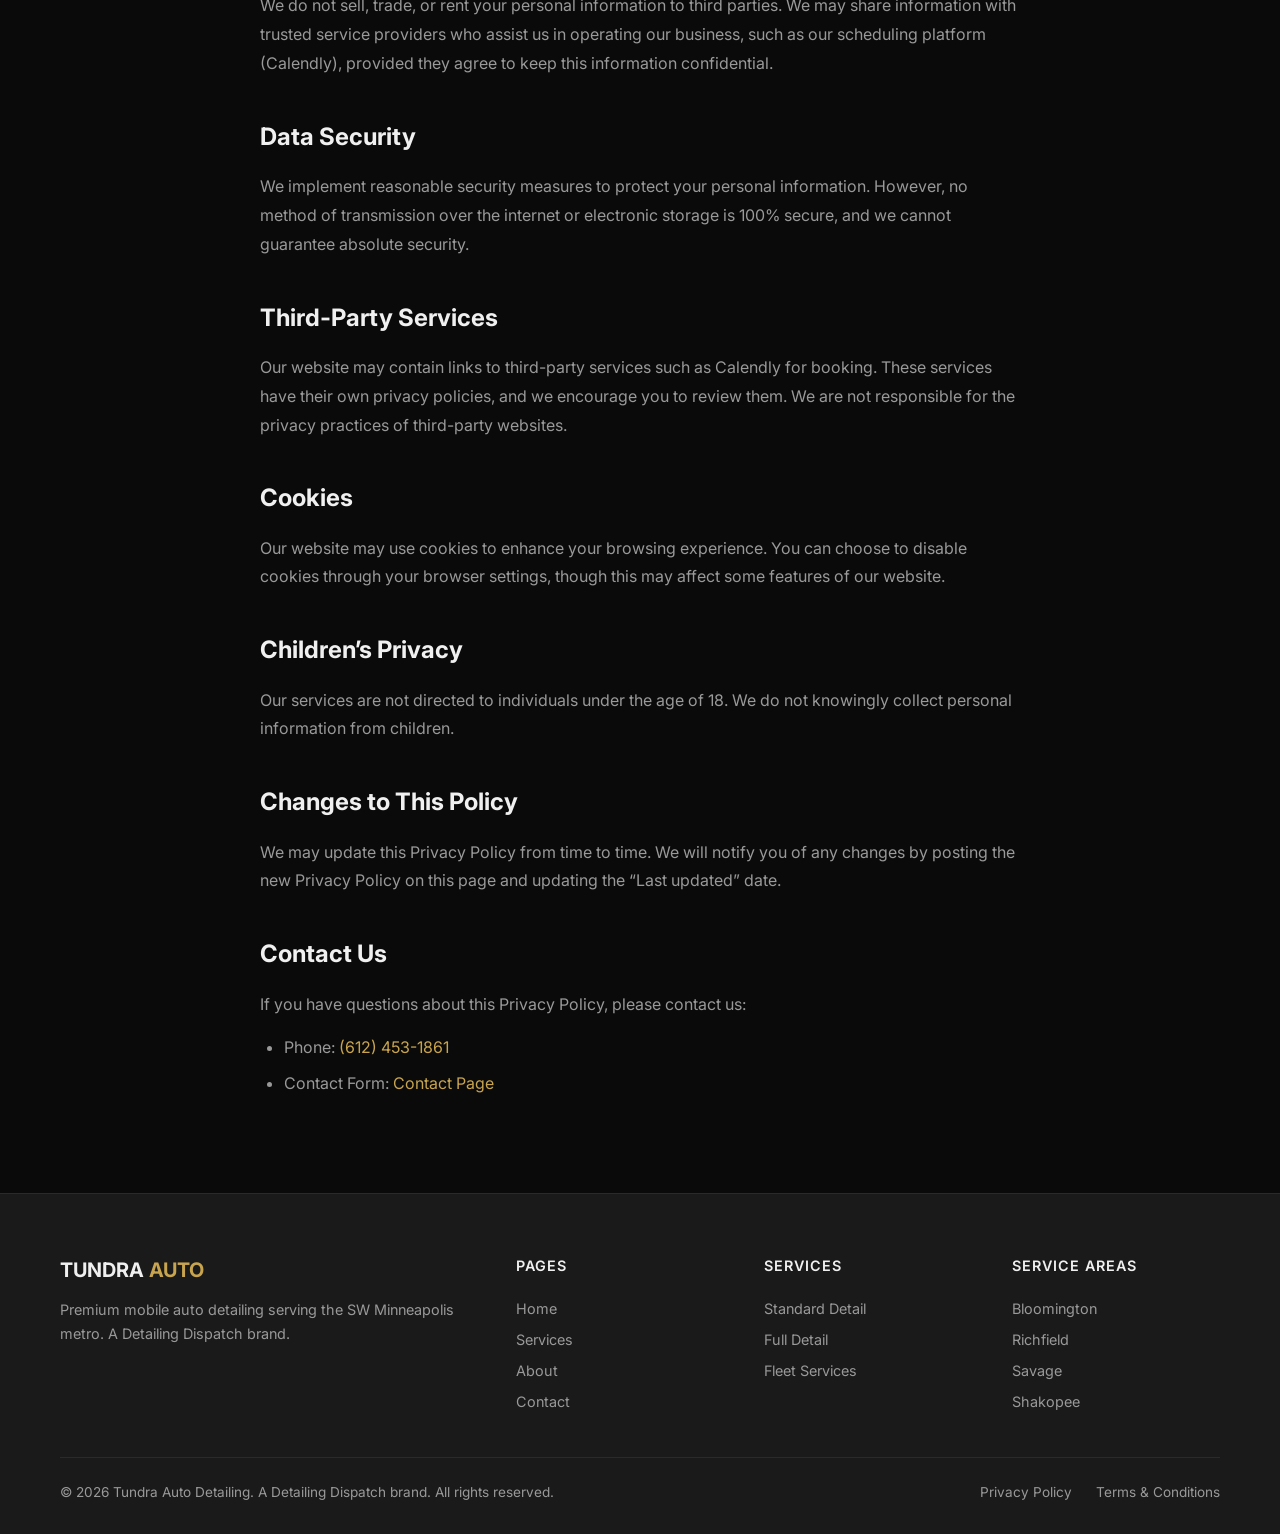
<file: privacy-policy.html>
<!DOCTYPE html>
<html lang="en">
<head>
  <meta charset="UTF-8">
  <meta name="viewport" content="width=device-width, initial-scale=1.0">
  <title>Privacy Policy | Tundra Auto Detailing</title>
  <meta name="description" content="Privacy Policy for Tundra Auto Detailing. Learn how we collect, use, and protect your personal information.">
  <link rel="preconnect" href="https://fonts.googleapis.com">
  <link href="https://fonts.googleapis.com/css2?family=Inter:wght@400;500;600;700;800&display=swap" rel="stylesheet">
  <link rel="stylesheet" href="styles.css">
</head>
<body>
  <!-- Header -->
  <header class="header">
    <nav class="nav">
      <a href="index.html" class="nav-logo">TUNDRA <span class="accent">AUTO</span></a>
      <ul class="nav-links" id="navLinks">
        <li><a href="index.html">Home</a></li>
        <li><a href="services.html">Services</a></li>
        <li><a href="about.html">About</a></li>
        <li><a href="contact.html">Contact</a></li>
        <li><a href="tel:6124531861" class="nav-cta">Call Now</a></li>
      </ul>
      <button class="mobile-toggle" id="mobileToggle" aria-label="Toggle menu">
        <span></span><span></span><span></span>
      </button>
    </nav>
  </header>

  <!-- Page Hero -->
  <section class="page-hero">
    <div class="container">
      <h1 class="section-title">Privacy Policy</h1>
      <p class="section-subtitle" style="margin: 0 auto;">Last updated: March 2026</p>
    </div>
  </section>

  <!-- Legal Content -->
  <div class="legal-content">
    <p>Tundra Auto Detailing, operated by Detailing Dispatch (“we,” “our,” or “us”), is committed to protecting your privacy. This Privacy Policy explains how we collect, use, disclose, and safeguard your information when you visit our website or use our services.</p>

    <h2>Information We Collect</h2>
    <p>We may collect information about you in a variety of ways, including:</p>
    <h3>Personal Data</h3>
    <p>When you use our contact form or booking system, we may collect personally identifiable information such as your name, phone number, email address, vehicle information, and service address.</p>
    <h3>Phone & Text Communication</h3>
    <p>When you call our business number, our AI scheduling agent may collect your phone number and scheduling preferences to send you a booking link via SMS. Standard messaging rates may apply.</p>
    <h3>Automatically Collected Data</h3>
    <p>We may automatically collect certain information when you visit our website, including your IP address, browser type, operating system, access times, and the pages you have viewed. This data is used to improve our website and services.</p>

    <h2>How We Use Your Information</h2>
    <p>We use the information we collect to:</p>
    <ul>
      <li>Schedule and provide our auto detailing services</li>
      <li>Send booking confirmations and service reminders via text message</li>
      <li>Respond to your inquiries and customer service requests</li>
      <li>Improve our website and service offerings</li>
      <li>Communicate with you about promotions or updates (with your consent)</li>
    </ul>

    <h2>SMS/Text Messaging</h2>
    <p>By calling our business number, you consent to receiving a booking link via text message. You may opt out of future text messages at any time by replying STOP. Message and data rates may apply. Message frequency varies.</p>

    <h2>Sharing Your Information</h2>
    <p>We do not sell, trade, or rent your personal information to third parties. We may share information with trusted service providers who assist us in operating our business, such as our scheduling platform (Calendly), provided they agree to keep this information confidential.</p>

    <h2>Data Security</h2>
    <p>We implement reasonable security measures to protect your personal information. However, no method of transmission over the internet or electronic storage is 100% secure, and we cannot guarantee absolute security.</p>

    <h2>Third-Party Services</h2>
    <p>Our website may contain links to third-party services such as Calendly for booking. These services have their own privacy policies, and we encourage you to review them. We are not responsible for the privacy practices of third-party websites.</p>

    <h2>Cookies</h2>
    <p>Our website may use cookies to enhance your browsing experience. You can choose to disable cookies through your browser settings, though this may affect some features of our website.</p>

    <h2>Children’s Privacy</h2>
    <p>Our services are not directed to individuals under the age of 18. We do not knowingly collect personal information from children.</p>

    <h2>Changes to This Policy</h2>
    <p>We may update this Privacy Policy from time to time. We will notify you of any changes by posting the new Privacy Policy on this page and updating the “Last updated” date.</p>

    <h2>Contact Us</h2>
    <p>If you have questions about this Privacy Policy, please contact us:</p>
    <ul>
      <li>Phone: <a href="tel:6124531861">(612) 453-1861</a></li>
      <li>Contact Form: <a href="contact.html">Contact Page</a></li>
    </ul>
  </div>

  <!-- Footer -->
  <footer class="footer">
    <div class="container">
      <div class="footer-grid">
        <div class="footer-brand">
          <div class="logo">TUNDRA <span class="accent">AUTO</span></div>
          <p>Premium mobile auto detailing serving the SW Minneapolis metro. A Detailing Dispatch brand.</p>
        </div>
        <div class="footer-col">
          <h4>Pages</h4>
          <a href="index.html">Home</a>
          <a href="services.html">Services</a>
          <a href="about.html">About</a>
          <a href="contact.html">Contact</a>
        </div>
        <div class="footer-col">
          <h4>Services</h4>
          <a href="https://calendly.com/audirollc/standard-detail" target="_blank">Standard Detail</a>
          <a href="https://calendly.com/audirollc/full-detail" target="_blank">Full Detail</a>
          <a href="contact.html">Fleet Services</a>
        </div>
        <div class="footer-col">
          <h4>Service Areas</h4>
          <a href="#">Bloomington</a>
          <a href="#">Richfield</a>
          <a href="#">Savage</a>
          <a href="#">Shakopee</a>
        </div>
      </div>
      <div class="footer-bottom">
        <p>&copy; 2026 Tundra Auto Detailing. A Detailing Dispatch brand. All rights reserved.</p>
        <div class="footer-bottom-links">
          <a href="privacy-policy.html">Privacy Policy</a>
          <a href="terms.html">Terms & Conditions</a>
        </div>
      </div>
    </div>
  </footer>

  <script>
    const toggle = document.getElementById('mobileToggle');
    const navLinks = document.getElementById('navLinks');
    toggle.addEventListener('click', () => { toggle.classList.toggle('active'); navLinks.classList.toggle('active'); });
    navLinks.querySelectorAll('a').forEach(link => { link.addEventListener('click', () => { toggle.classList.remove('active'); navLinks.classList.remove('active'); }); });
  </script>
</body>
</html>
</file>
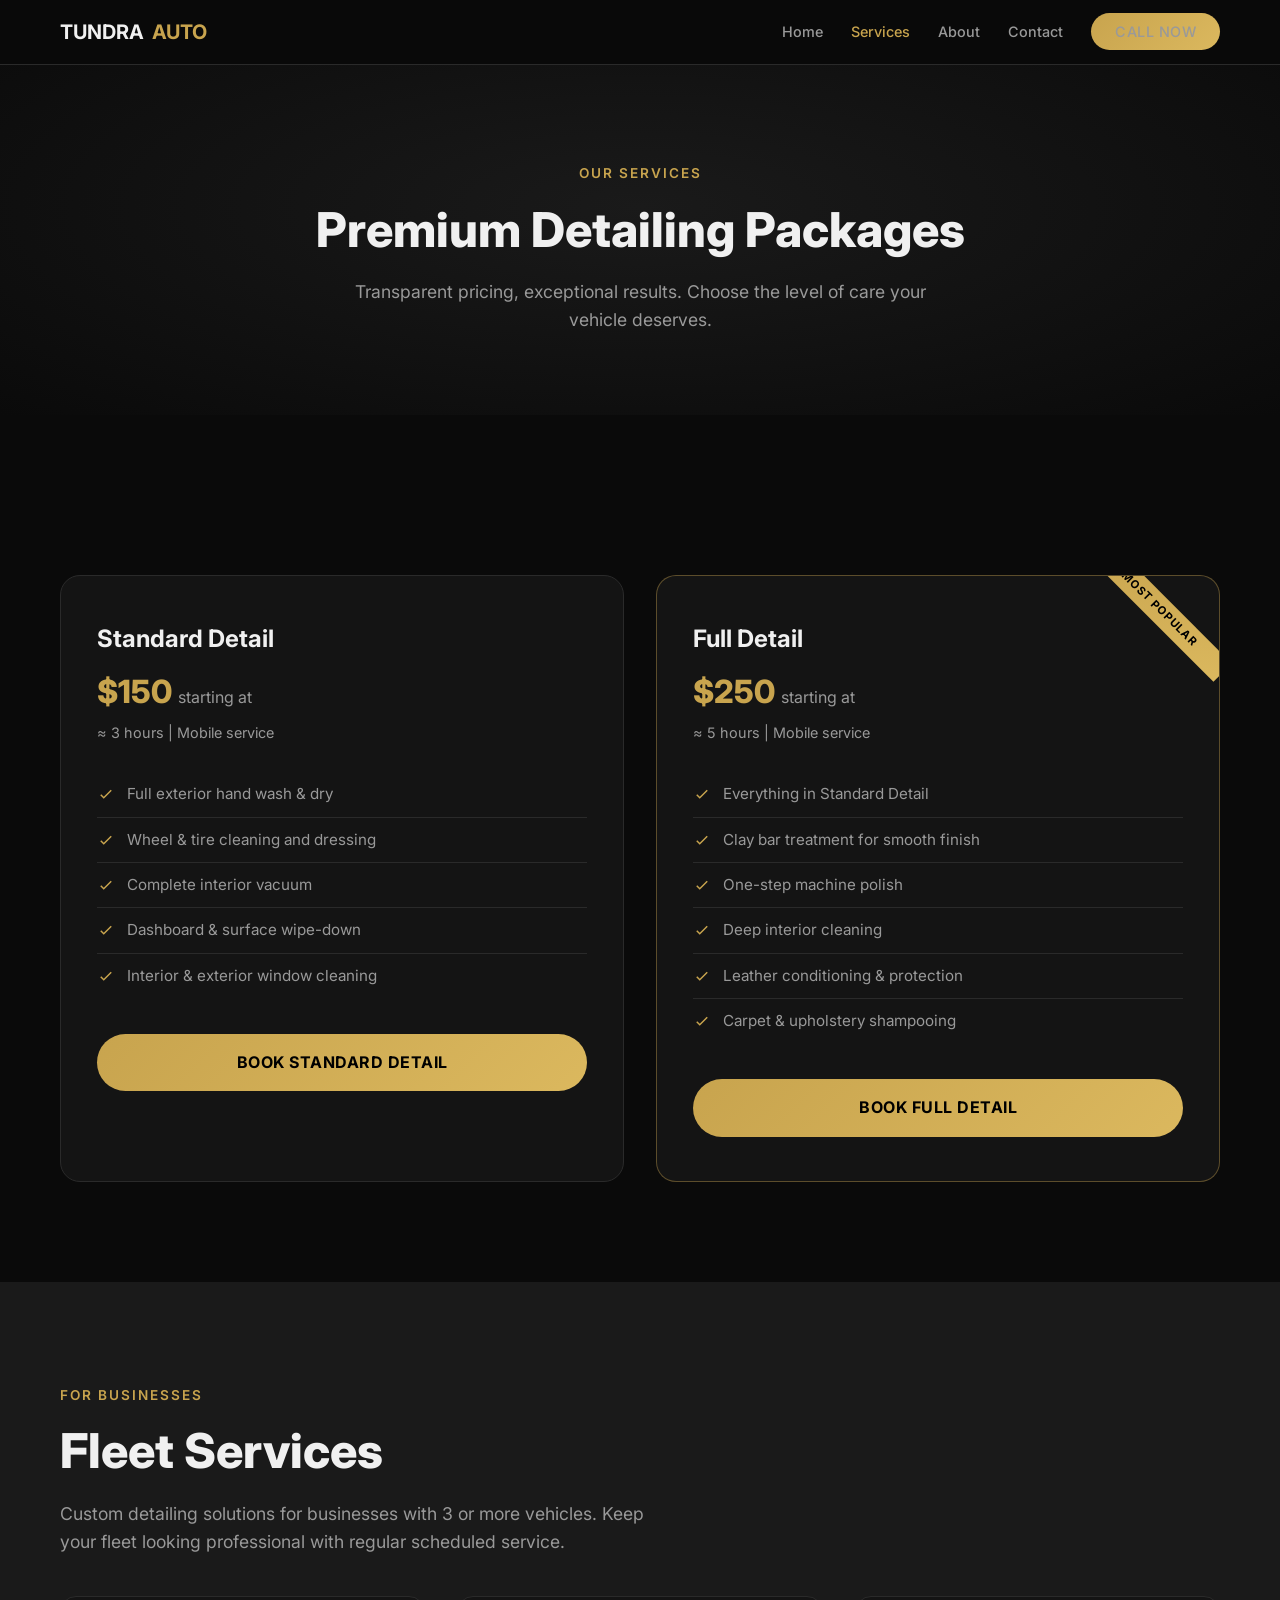
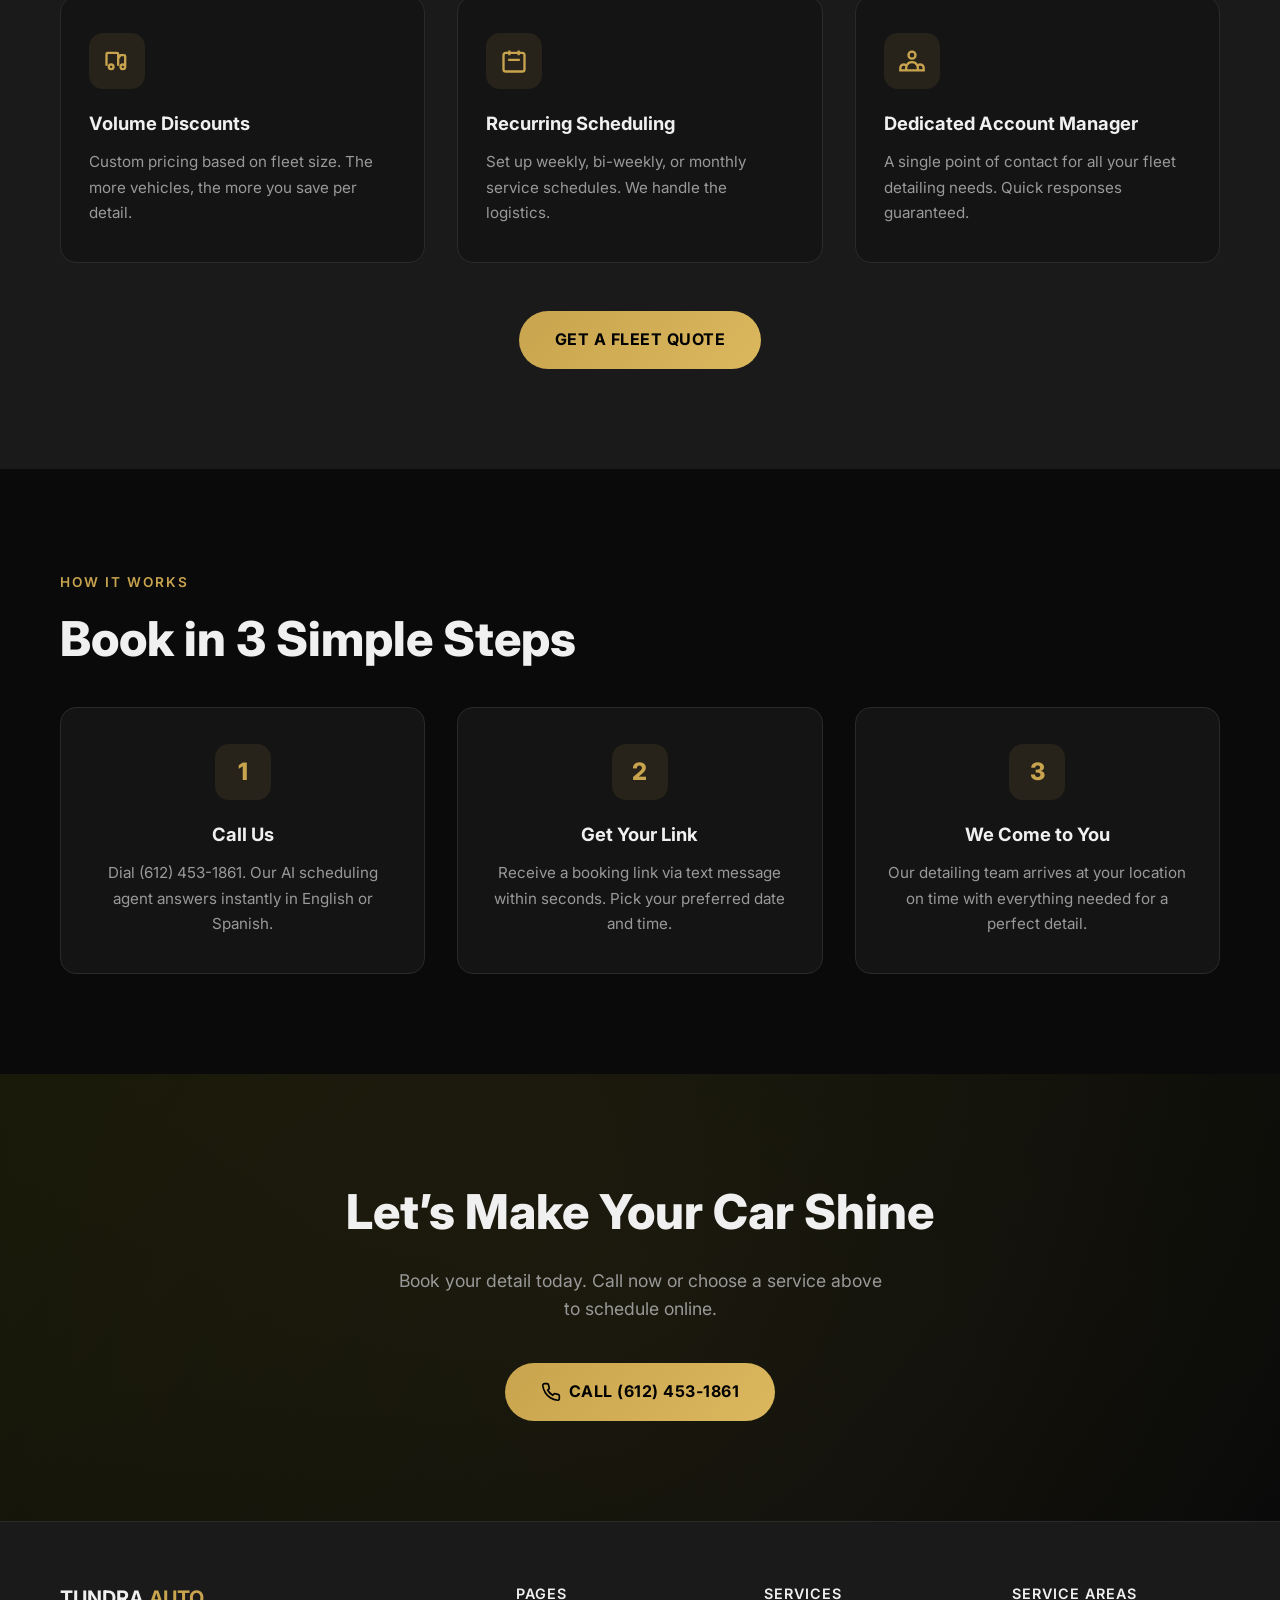
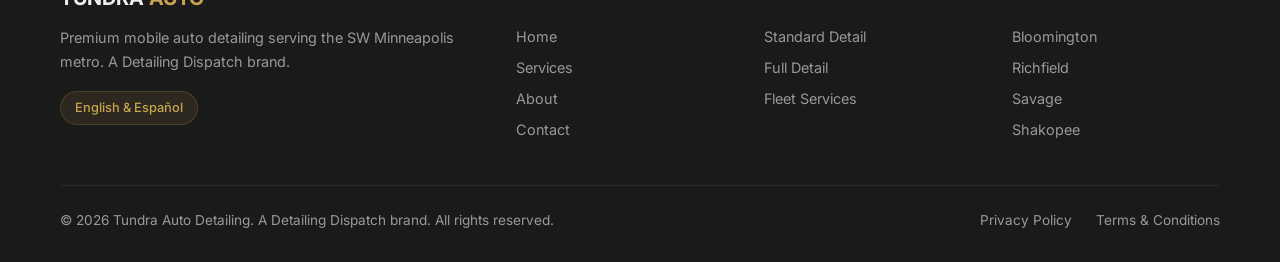
<file: services.html>
<!DOCTYPE html>
<html lang="en">
<head>
  <meta charset="UTF-8">
  <meta name="viewport" content="width=device-width, initial-scale=1.0">
  <title>Services | Tundra Auto Detailing</title>
  <meta name="description" content="Professional auto detailing services starting at $150. Standard Detail, Full Detail, and Fleet Services available in Bloomington, Richfield, Savage & Shakopee.">
  <link rel="preconnect" href="https://fonts.googleapis.com">
  <link href="https://fonts.googleapis.com/css2?family=Inter:wght@400;500;600;700;800&display=swap" rel="stylesheet">
  <link rel="stylesheet" href="styles.css">
</head>
<body>
  <!-- Header -->
  <header class="header">
    <nav class="nav">
      <a href="index.html" class="nav-logo">TUNDRA <span class="accent">AUTO</span></a>
      <ul class="nav-links" id="navLinks">
        <li><a href="index.html">Home</a></li>
        <li><a href="services.html" class="active">Services</a></li>
        <li><a href="about.html">About</a></li>
        <li><a href="contact.html">Contact</a></li>
        <li><a href="tel:6124531861" class="nav-cta">Call Now</a></li>
      </ul>
      <button class="mobile-toggle" id="mobileToggle" aria-label="Toggle menu">
        <span></span><span></span><span></span>
      </button>
    </nav>
  </header>

  <!-- Page Hero -->
  <section class="page-hero">
    <div class="container">
      <div class="section-label">OUR SERVICES</div>
      <h1 class="section-title">Premium Detailing Packages</h1>
      <p class="section-subtitle" style="margin: 0 auto;">Transparent pricing, exceptional results. Choose the level of care your vehicle deserves.</p>
    </div>
  </section>

  <!-- Services Detail -->
  <section>
    <div class="container">
      <div class="services-grid">
        <!-- Standard Detail -->
        <div class="service-card fade-in">
          <div class="service-name">Standard Detail</div>
          <div class="service-price">$150 <span>starting at</span></div>
          <div class="service-time">≈ 3 hours | Mobile service</div>
          <ul class="service-features">
            <li><svg xmlns="http://www.w3.org/2000/svg" fill="none" viewBox="0 0 24 24" stroke="currentColor" stroke-width="2"><path d="M5 13l4 4L19 7"/></svg> Full exterior hand wash & dry</li>
            <li><svg xmlns="http://www.w3.org/2000/svg" fill="none" viewBox="0 0 24 24" stroke="currentColor" stroke-width="2"><path d="M5 13l4 4L19 7"/></svg> Wheel & tire cleaning and dressing</li>
            <li><svg xmlns="http://www.w3.org/2000/svg" fill="none" viewBox="0 0 24 24" stroke="currentColor" stroke-width="2"><path d="M5 13l4 4L19 7"/></svg> Complete interior vacuum</li>
            <li><svg xmlns="http://www.w3.org/2000/svg" fill="none" viewBox="0 0 24 24" stroke="currentColor" stroke-width="2"><path d="M5 13l4 4L19 7"/></svg> Dashboard & surface wipe-down</li>
            <li><svg xmlns="http://www.w3.org/2000/svg" fill="none" viewBox="0 0 24 24" stroke="currentColor" stroke-width="2"><path d="M5 13l4 4L19 7"/></svg> Interior & exterior window cleaning</li>
          </ul>
          <a href="https://calendly.com/audirollc/standard-detail" class="btn-primary" target="_blank">Book Standard Detail</a>
        </div>

        <!-- Full Detail -->
        <div class="service-card featured fade-in">
          <div class="service-name">Full Detail</div>
          <div class="service-price">$250 <span>starting at</span></div>
          <div class="service-time">≈ 5 hours | Mobile service</div>
          <ul class="service-features">
            <li><svg xmlns="http://www.w3.org/2000/svg" fill="none" viewBox="0 0 24 24" stroke="currentColor" stroke-width="2"><path d="M5 13l4 4L19 7"/></svg> Everything in Standard Detail</li>
            <li><svg xmlns="http://www.w3.org/2000/svg" fill="none" viewBox="0 0 24 24" stroke="currentColor" stroke-width="2"><path d="M5 13l4 4L19 7"/></svg> Clay bar treatment for smooth finish</li>
            <li><svg xmlns="http://www.w3.org/2000/svg" fill="none" viewBox="0 0 24 24" stroke="currentColor" stroke-width="2"><path d="M5 13l4 4L19 7"/></svg> One-step machine polish</li>
            <li><svg xmlns="http://www.w3.org/2000/svg" fill="none" viewBox="0 0 24 24" stroke="currentColor" stroke-width="2"><path d="M5 13l4 4L19 7"/></svg> Deep interior cleaning</li>
            <li><svg xmlns="http://www.w3.org/2000/svg" fill="none" viewBox="0 0 24 24" stroke="currentColor" stroke-width="2"><path d="M5 13l4 4L19 7"/></svg> Leather conditioning & protection</li>
            <li><svg xmlns="http://www.w3.org/2000/svg" fill="none" viewBox="0 0 24 24" stroke="currentColor" stroke-width="2"><path d="M5 13l4 4L19 7"/></svg> Carpet & upholstery shampooing</li>
          </ul>
          <a href="https://calendly.com/audirollc/full-detail" class="btn-primary" target="_blank">Book Full Detail</a>
        </div>
      </div>
    </div>
  </section>

  <!-- Fleet Services -->
  <section class="features">
    <div class="container">
      <div class="section-label">FOR BUSINESSES</div>
      <h2 class="section-title">Fleet Services</h2>
      <p class="section-subtitle">Custom detailing solutions for businesses with 3 or more vehicles. Keep your fleet looking professional with regular scheduled service.</p>
      <div class="features-grid" style="margin-top: 40px;">
        <div class="feature-card fade-in">
          <div class="feature-icon">
            <svg xmlns="http://www.w3.org/2000/svg" fill="none" viewBox="0 0 24 24" stroke="currentColor" stroke-width="2"><path d="M9 17a2 2 0 11-4 0 2 2 0 014 0zM19 17a2 2 0 11-4 0 2 2 0 014 0z"/><path d="M13 16V6a1 1 0 00-1-1H4a1 1 0 00-1 1v10M19 16V8a1 1 0 00-1-1h-3l-2 3"/></svg>
          </div>
          <h3>Volume Discounts</h3>
          <p>Custom pricing based on fleet size. The more vehicles, the more you save per detail.</p>
        </div>
        <div class="feature-card fade-in">
          <div class="feature-icon">
            <svg xmlns="http://www.w3.org/2000/svg" fill="none" viewBox="0 0 24 24" stroke="currentColor" stroke-width="2"><path d="M8 7V3m8 4V3m-9 8h10M5 21h14a2 2 0 002-2V7a2 2 0 00-2-2H5a2 2 0 00-2 2v12a2 2 0 002 2z"/></svg>
          </div>
          <h3>Recurring Scheduling</h3>
          <p>Set up weekly, bi-weekly, or monthly service schedules. We handle the logistics.</p>
        </div>
        <div class="feature-card fade-in">
          <div class="feature-icon">
            <svg xmlns="http://www.w3.org/2000/svg" fill="none" viewBox="0 0 24 24" stroke="currentColor" stroke-width="2"><path d="M17 20h5v-2a3 3 0 00-5.356-1.857M17 20H7m10 0v-2c0-.656-.126-1.283-.356-1.857M7 20H2v-2a3 3 0 015.356-1.857M7 20v-2c0-.656.126-1.283.356-1.857m0 0a5.002 5.002 0 019.288 0M15 7a3 3 0 11-6 0 3 3 0 016 0z"/></svg>
          </div>
          <h3>Dedicated Account Manager</h3>
          <p>A single point of contact for all your fleet detailing needs. Quick responses guaranteed.</p>
        </div>
      </div>
      <div style="text-align: center; margin-top: 48px;">
        <a href="contact.html" class="btn-primary">Get a Fleet Quote</a>
      </div>
    </div>
  </section>

  <!-- How It Works -->
  <section>
    <div class="container">
      <div class="section-label">HOW IT WORKS</div>
      <h2 class="section-title">Book in 3 Simple Steps</h2>
      <div class="features-grid" style="margin-top: 40px;">
        <div class="feature-card fade-in" style="text-align: center;">
          <div class="feature-icon" style="margin: 0 auto 20px; font-size: 1.5rem; font-weight: 800; color: var(--accent); background: rgba(200,164,78,0.1);">1</div>
          <h3>Call Us</h3>
          <p>Dial (612) 453-1861. Our AI scheduling agent answers instantly in English or Spanish.</p>
        </div>
        <div class="feature-card fade-in" style="text-align: center;">
          <div class="feature-icon" style="margin: 0 auto 20px; font-size: 1.5rem; font-weight: 800; color: var(--accent); background: rgba(200,164,78,0.1);">2</div>
          <h3>Get Your Link</h3>
          <p>Receive a booking link via text message within seconds. Pick your preferred date and time.</p>
        </div>
        <div class="feature-card fade-in" style="text-align: center;">
          <div class="feature-icon" style="margin: 0 auto 20px; font-size: 1.5rem; font-weight: 800; color: var(--accent); background: rgba(200,164,78,0.1);">3</div>
          <h3>We Come to You</h3>
          <p>Our detailing team arrives at your location on time with everything needed for a perfect detail.</p>
        </div>
      </div>
    </div>
  </section>

  <!-- CTA -->
  <section class="cta-section">
    <div class="cta-content">
      <h2>Let’s Make Your Car Shine</h2>
      <p>Book your detail today. Call now or choose a service above to schedule online.</p>
      <a href="tel:6124531861" class="btn-primary">
        <svg xmlns="http://www.w3.org/2000/svg" width="20" height="20" fill="none" viewBox="0 0 24 24" stroke="currentColor" stroke-width="2"><path d="M22 16.92v3a2 2 0 01-2.18 2 19.79 19.79 0 01-8.63-3.07 19.5 19.5 0 01-6-6 19.79 19.79 0 01-3.07-8.67A2 2 0 014.11 2h3a2 2 0 012 1.72c.127.96.361 1.903.7 2.81a2 2 0 01-.45 2.11L8.09 9.91a16 16 0 006 6l1.27-1.27a2 2 0 012.11-.45c.907.339 1.85.573 2.81.7A2 2 0 0122 16.92z"/></svg>
        Call (612) 453-1861
      </a>
    </div>
  </section>

  <!-- Footer -->
  <footer class="footer">
    <div class="container">
      <div class="footer-grid">
        <div class="footer-brand">
          <div class="logo">TUNDRA <span class="accent">AUTO</span></div>
          <p>Premium mobile auto detailing serving the SW Minneapolis metro. A Detailing Dispatch brand.</p>
          <div class="bilingual-badge" style="margin-top: 16px;">English & Español</div>
        </div>
        <div class="footer-col">
          <h4>Pages</h4>
          <a href="index.html">Home</a>
          <a href="services.html">Services</a>
          <a href="about.html">About</a>
          <a href="contact.html">Contact</a>
        </div>
        <div class="footer-col">
          <h4>Services</h4>
          <a href="https://calendly.com/audirollc/standard-detail" target="_blank">Standard Detail</a>
          <a href="https://calendly.com/audirollc/full-detail" target="_blank">Full Detail</a>
          <a href="contact.html">Fleet Services</a>
        </div>
        <div class="footer-col">
          <h4>Service Areas</h4>
          <a href="#">Bloomington</a>
          <a href="#">Richfield</a>
          <a href="#">Savage</a>
          <a href="#">Shakopee</a>
        </div>
      </div>
      <div class="footer-bottom">
        <p>&copy; 2026 Tundra Auto Detailing. A Detailing Dispatch brand. All rights reserved.</p>
        <div class="footer-bottom-links">
          <a href="privacy-policy.html">Privacy Policy</a>
          <a href="terms.html">Terms & Conditions</a>
        </div>
      </div>
    </div>
  </footer>

  <script>
    const toggle = document.getElementById('mobileToggle');
    const navLinks = document.getElementById('navLinks');
    toggle.addEventListener('click', () => { toggle.classList.toggle('active'); navLinks.classList.toggle('active'); });
    navLinks.querySelectorAll('a').forEach(link => { link.addEventListener('click', () => { toggle.classList.remove('active'); navLinks.classList.remove('active'); }); });
    const observer = new IntersectionObserver((entries) => { entries.forEach(entry => { if (entry.isIntersecting) entry.target.classList.add('visible'); }); }, { threshold: 0.1 });
    document.querySelectorAll('.fade-in').forEach(el => observer.observe(el));
  </script>
</body>
</html>
</file>
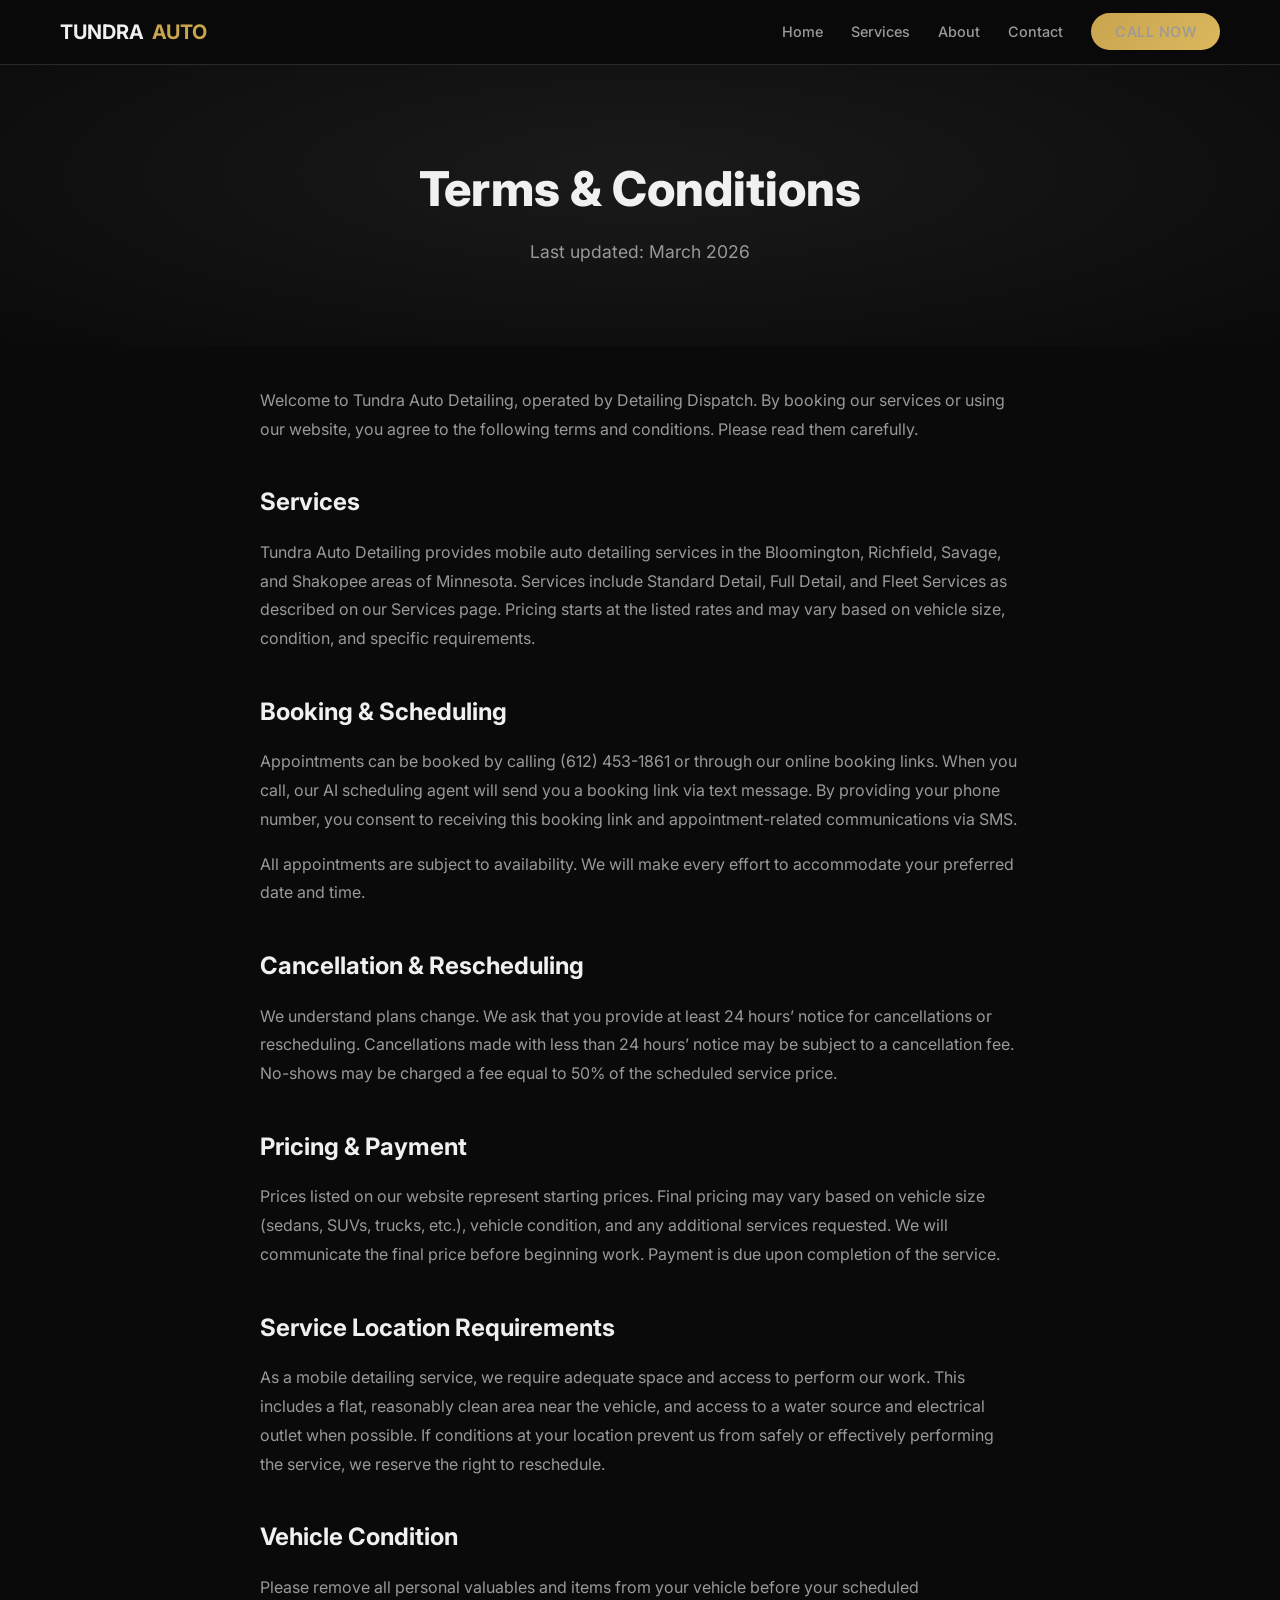
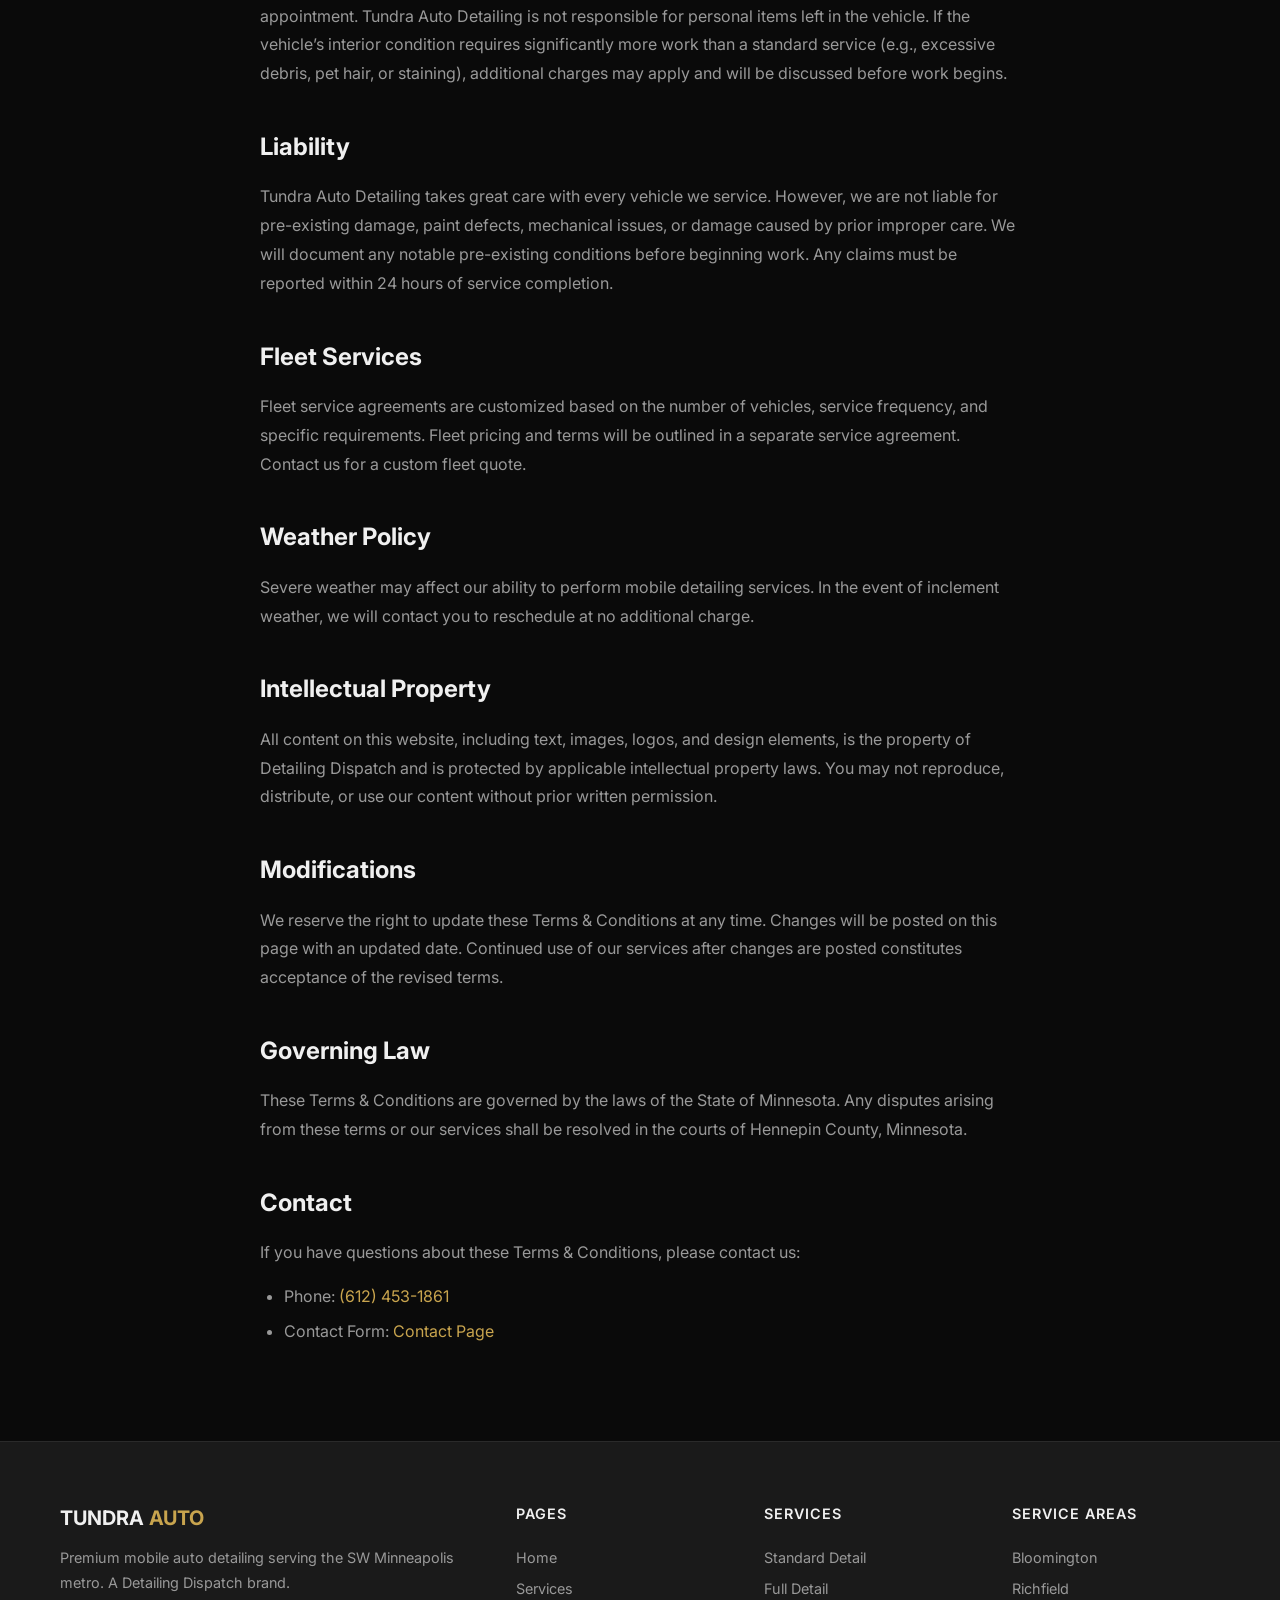
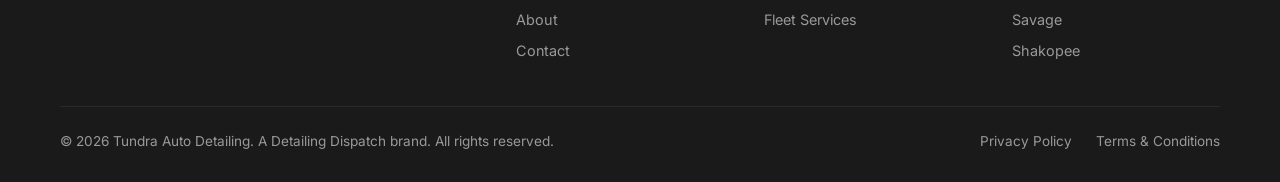
<file: terms.html>
<!DOCTYPE html>
<html lang="en">
<head>
  <meta charset="UTF-8">
  <meta name="viewport" content="width=device-width, initial-scale=1.0">
  <title>Terms & Conditions | Tundra Auto Detailing</title>
  <meta name="description" content="Terms and Conditions for Tundra Auto Detailing services. Read our service agreement, cancellation policy, and liability terms.">
  <link rel="preconnect" href="https://fonts.googleapis.com">
  <link href="https://fonts.googleapis.com/css2?family=Inter:wght@400;500;600;700;800&display=swap" rel="stylesheet">
  <link rel="stylesheet" href="styles.css">
</head>
<body>
  <!-- Header -->
  <header class="header">
    <nav class="nav">
      <a href="index.html" class="nav-logo">TUNDRA <span class="accent">AUTO</span></a>
      <ul class="nav-links" id="navLinks">
        <li><a href="index.html">Home</a></li>
        <li><a href="services.html">Services</a></li>
        <li><a href="about.html">About</a></li>
        <li><a href="contact.html">Contact</a></li>
        <li><a href="tel:6124531861" class="nav-cta">Call Now</a></li>
      </ul>
      <button class="mobile-toggle" id="mobileToggle" aria-label="Toggle menu">
        <span></span><span></span><span></span>
      </button>
    </nav>
  </header>

  <!-- Page Hero -->
  <section class="page-hero">
    <div class="container">
      <h1 class="section-title">Terms & Conditions</h1>
      <p class="section-subtitle" style="margin: 0 auto;">Last updated: March 2026</p>
    </div>
  </section>

  <!-- Legal Content -->
  <div class="legal-content">
    <p>Welcome to Tundra Auto Detailing, operated by Detailing Dispatch. By booking our services or using our website, you agree to the following terms and conditions. Please read them carefully.</p>

    <h2>Services</h2>
    <p>Tundra Auto Detailing provides mobile auto detailing services in the Bloomington, Richfield, Savage, and Shakopee areas of Minnesota. Services include Standard Detail, Full Detail, and Fleet Services as described on our Services page. Pricing starts at the listed rates and may vary based on vehicle size, condition, and specific requirements.</p>

    <h2>Booking & Scheduling</h2>
    <p>Appointments can be booked by calling (612) 453-1861 or through our online booking links. When you call, our AI scheduling agent will send you a booking link via text message. By providing your phone number, you consent to receiving this booking link and appointment-related communications via SMS.</p>
    <p>All appointments are subject to availability. We will make every effort to accommodate your preferred date and time.</p>

    <h2>Cancellation & Rescheduling</h2>
    <p>We understand plans change. We ask that you provide at least 24 hours’ notice for cancellations or rescheduling. Cancellations made with less than 24 hours’ notice may be subject to a cancellation fee. No-shows may be charged a fee equal to 50% of the scheduled service price.</p>

    <h2>Pricing & Payment</h2>
    <p>Prices listed on our website represent starting prices. Final pricing may vary based on vehicle size (sedans, SUVs, trucks, etc.), vehicle condition, and any additional services requested. We will communicate the final price before beginning work. Payment is due upon completion of the service.</p>

    <h2>Service Location Requirements</h2>
    <p>As a mobile detailing service, we require adequate space and access to perform our work. This includes a flat, reasonably clean area near the vehicle, and access to a water source and electrical outlet when possible. If conditions at your location prevent us from safely or effectively performing the service, we reserve the right to reschedule.</p>

    <h2>Vehicle Condition</h2>
    <p>Please remove all personal valuables and items from your vehicle before your scheduled appointment. Tundra Auto Detailing is not responsible for personal items left in the vehicle. If the vehicle’s interior condition requires significantly more work than a standard service (e.g., excessive debris, pet hair, or staining), additional charges may apply and will be discussed before work begins.</p>

    <h2>Liability</h2>
    <p>Tundra Auto Detailing takes great care with every vehicle we service. However, we are not liable for pre-existing damage, paint defects, mechanical issues, or damage caused by prior improper care. We will document any notable pre-existing conditions before beginning work. Any claims must be reported within 24 hours of service completion.</p>

    <h2>Fleet Services</h2>
    <p>Fleet service agreements are customized based on the number of vehicles, service frequency, and specific requirements. Fleet pricing and terms will be outlined in a separate service agreement. Contact us for a custom fleet quote.</p>

    <h2>Weather Policy</h2>
    <p>Severe weather may affect our ability to perform mobile detailing services. In the event of inclement weather, we will contact you to reschedule at no additional charge.</p>

    <h2>Intellectual Property</h2>
    <p>All content on this website, including text, images, logos, and design elements, is the property of Detailing Dispatch and is protected by applicable intellectual property laws. You may not reproduce, distribute, or use our content without prior written permission.</p>

    <h2>Modifications</h2>
    <p>We reserve the right to update these Terms & Conditions at any time. Changes will be posted on this page with an updated date. Continued use of our services after changes are posted constitutes acceptance of the revised terms.</p>

    <h2>Governing Law</h2>
    <p>These Terms & Conditions are governed by the laws of the State of Minnesota. Any disputes arising from these terms or our services shall be resolved in the courts of Hennepin County, Minnesota.</p>

    <h2>Contact</h2>
    <p>If you have questions about these Terms & Conditions, please contact us:</p>
    <ul>
      <li>Phone: <a href="tel:6124531861">(612) 453-1861</a></li>
      <li>Contact Form: <a href="contact.html">Contact Page</a></li>
    </ul>
  </div>

  <!-- Footer -->
  <footer class="footer">
    <div class="container">
      <div class="footer-grid">
        <div class="footer-brand">
          <div class="logo">TUNDRA <span class="accent">AUTO</span></div>
          <p>Premium mobile auto detailing serving the SW Minneapolis metro. A Detailing Dispatch brand.</p>
        </div>
        <div class="footer-col">
          <h4>Pages</h4>
          <a href="index.html">Home</a>
          <a href="services.html">Services</a>
          <a href="about.html">About</a>
          <a href="contact.html">Contact</a>
        </div>
        <div class="footer-col">
          <h4>Services</h4>
          <a href="https://calendly.com/audirollc/standard-detail" target="_blank">Standard Detail</a>
          <a href="https://calendly.com/audirollc/full-detail" target="_blank">Full Detail</a>
          <a href="contact.html">Fleet Services</a>
        </div>
        <div class="footer-col">
          <h4>Service Areas</h4>
          <a href="#">Bloomington</a>
          <a href="#">Richfield</a>
          <a href="#">Savage</a>
          <a href="#">Shakopee</a>
        </div>
      </div>
      <div class="footer-bottom">
        <p>&copy; 2026 Tundra Auto Detailing. A Detailing Dispatch brand. All rights reserved.</p>
        <div class="footer-bottom-links">
          <a href="privacy-policy.html">Privacy Policy</a>
          <a href="terms.html">Terms & Conditions</a>
        </div>
      </div>
    </div>
  </footer>

  <script>
    const toggle = document.getElementById('mobileToggle');
    const navLinks = document.getElementById('navLinks');
    toggle.addEventListener('click', () => { toggle.classList.toggle('active'); navLinks.classList.toggle('active'); });
    navLinks.querySelectorAll('a').forEach(link => { link.addEventListener('click', () => { toggle.classList.remove('active'); navLinks.classList.remove('active'); }); });
  </script>
</body>
</html>
</file>
<file: styles.css>
/* Tundra Auto Detailing - Main Stylesheet */
:root {
  --primary: #0a0a0a;
  --secondary: #1a1a1a;
  --accent: #c8a44e;
  --accent-hover: #dbb85e;
  --text: #f0f0f0;
  --text-muted: #999;
  --bg-card: #141414;
  --border: #2a2a2a;
  --gradient-gold: linear-gradient(135deg, #c8a44e, #dbb85e);
}

* { margin: 0; padding: 0; box-sizing: border-box; }

html { scroll-behavior: smooth; }

body {
  font-family: 'Inter', -apple-system, BlinkMacSystemFont, 'Segoe UI', sans-serif;
  background: var(--primary);
  color: var(--text);
  line-height: 1.6;
  -webkit-font-smoothing: antialiased;
}

a { color: var(--accent); text-decoration: none; transition: color 0.3s; }
a:hover { color: var(--accent-hover); }

img { max-width: 100%; height: auto; }

.container { width: 100%; max-width: 1200px; margin: 0 auto; padding: 0 20px; }

/* ===== HEADER / NAV ===== */
.header {
  position: fixed; top: 0; left: 0; right: 0; z-index: 1000;
  background: rgba(10, 10, 10, 0.95);
  backdrop-filter: blur(20px);
  border-bottom: 1px solid var(--border);
  transition: all 0.3s;
}

.nav { display: flex; align-items: center; justify-content: space-between; padding: 16px 20px; max-width: 1200px; margin: 0 auto; }

.nav-logo {
  font-size: 1.25rem; font-weight: 700; color: var(--text);
  display: flex; align-items: center; gap: 8px;
}

.nav-logo .accent { color: var(--accent); }

.nav-links { display: flex; align-items: center; gap: 28px; list-style: none; }
.nav-links a { color: var(--text-muted); font-size: 0.9rem; font-weight: 500; transition: color 0.3s; }
.nav-links a:hover, .nav-links a.active { color: var(--accent); }

.nav-cta {
  background: var(--gradient-gold); color: #000; padding: 10px 24px;
  border-radius: 50px; font-weight: 600; font-size: 0.85rem;
  transition: transform 0.3s, box-shadow 0.3s;
  text-transform: uppercase; letter-spacing: 0.5px;
}
.nav-cta:hover { transform: translateY(-1px); box-shadow: 0 4px 20px rgba(200,164,78,0.3); color: #000; }

.mobile-toggle { display: none; background: none; border: none; cursor: pointer; padding: 4px; }
.mobile-toggle span { display: block; width: 24px; height: 2px; background: var(--text); margin: 5px 0; transition: 0.3s; border-radius: 2px; }

/* ===== HERO ===== */
.hero {
  min-height: 100vh; display: flex; align-items: center; justify-content: center;
  text-align: center; padding: 120px 20px 80px;
  background: radial-gradient(ellipse at center, #1a1a1a 0%, #0a0a0a 70%);
  position: relative; overflow: hidden;
}

.hero::before {
  content: ''; position: absolute; top: 0; left: 0; right: 0; bottom: 0;
  background: url("data:image/svg+xml,%3Csvg width='60' height='60' viewBox='0 0 60 60' xmlns='http://www.w3.org/2000/svg'%3E%3Cg fill='none' fill-rule='evenodd'%3E%3Cg fill='%23c8a44e' fill-opacity='0.03'%3E%3Cpath d='M36 34v-4h-2v4h-4v2h4v4h2v-4h4v-2h-4zm0-30V0h-2v4h-4v2h4v4h2V6h4V4h-4zM6 34v-4H4v4H0v2h4v4h2v-4h4v-2H6zM6 4V0H4v4H0v2h4v4h2V6h4V4H6z'/%3E%3C/g%3E%3C/g%3E%3C/svg%3E");
  opacity: 0.5;
}

.hero-content { position: relative; z-index: 1; max-width: 800px; }

.hero-badge {
  display: inline-flex; align-items: center; gap: 8px;
  background: rgba(200,164,78,0.1); border: 1px solid rgba(200,164,78,0.3);
  padding: 8px 20px; border-radius: 50px; font-size: 0.85rem;
  color: var(--accent); margin-bottom: 24px; font-weight: 500;
}

.hero-badge svg { width: 16px; height: 16px; }

.hero h1 {
  font-size: clamp(2.5rem, 6vw, 4.5rem); font-weight: 800;
  line-height: 1.1; margin-bottom: 20px;
  background: linear-gradient(135deg, #fff 0%, #ccc 100%);
  -webkit-background-clip: text; -webkit-text-fill-color: transparent;
  background-clip: text;
}

.hero h1 .gold {
  background: var(--gradient-gold);
  -webkit-background-clip: text; -webkit-text-fill-color: transparent;
  background-clip: text;
}

.hero p { font-size: 1.15rem; color: var(--text-muted); margin-bottom: 40px; max-width: 600px; margin-left: auto; margin-right: auto; }

.hero-buttons { display: flex; gap: 16px; justify-content: center; flex-wrap: wrap; }

.btn-primary {
  background: var(--gradient-gold); color: #000; padding: 16px 36px;
  border-radius: 50px; font-weight: 700; font-size: 1rem;
  transition: all 0.3s; display: inline-flex; align-items: center; gap: 8px;
  text-transform: uppercase; letter-spacing: 0.5px; border: none; cursor: pointer;
}
.btn-primary:hover { transform: translateY(-2px); box-shadow: 0 8px 30px rgba(200,164,78,0.3); color: #000; }

.btn-secondary {
  background: transparent; color: var(--text); padding: 16px 36px;
  border-radius: 50px; font-weight: 600; font-size: 1rem;
  border: 1px solid var(--border); transition: all 0.3s;
  display: inline-flex; align-items: center; gap: 8px; cursor: pointer;
}
.btn-secondary:hover { border-color: var(--accent); color: var(--accent); }

/* ===== SECTIONS ===== */
section { padding: 100px 0; }

.section-label {
  display: inline-flex; align-items: center; gap: 8px;
  color: var(--accent); font-size: 0.85rem; font-weight: 600;
  text-transform: uppercase; letter-spacing: 2px; margin-bottom: 16px;
}

.section-title {
  font-size: clamp(2rem, 4vw, 3rem); font-weight: 800;
  margin-bottom: 20px; line-height: 1.2;
}

.section-subtitle { color: var(--text-muted); font-size: 1.1rem; max-width: 600px; }

/* ===== FEATURES / TRUST SIGNALS ===== */
.features { background: var(--secondary); }

.features-grid {
  display: grid; grid-template-columns: repeat(auto-fit, minmax(260px, 1fr));
  gap: 32px; margin-top: 60px;
}

.feature-card {
  background: var(--bg-card); border: 1px solid var(--border);
  border-radius: 16px; padding: 36px 28px;
  transition: all 0.3s; position: relative; overflow: hidden;
}
.feature-card:hover { border-color: rgba(200,164,78,0.3); transform: translateY(-4px); }

.feature-icon {
  width: 56px; height: 56px; border-radius: 14px;
  background: rgba(200,164,78,0.1); display: flex;
  align-items: center; justify-content: center; margin-bottom: 20px;
}
.feature-icon svg { width: 28px; height: 28px; color: var(--accent); }

.feature-card h3 { font-size: 1.15rem; font-weight: 700; margin-bottom: 10px; }
.feature-card p { color: var(--text-muted); font-size: 0.95rem; line-height: 1.7; }

/* ===== SERVICES ===== */
.services-grid {
  display: grid; grid-template-columns: repeat(auto-fit, minmax(340px, 1fr));
  gap: 32px; margin-top: 60px;
}

.service-card {
  background: var(--bg-card); border: 1px solid var(--border);
  border-radius: 20px; padding: 44px 36px;
  transition: all 0.3s; position: relative; overflow: hidden;
}
.service-card:hover { border-color: rgba(200,164,78,0.3); }

.service-card.featured { border-color: rgba(200,164,78,0.4); }
.service-card.featured::before {
  content: 'MOST POPULAR';
  position: absolute; top: 20px; right: -30px;
  background: var(--gradient-gold); color: #000;
  padding: 4px 40px; font-size: 0.7rem; font-weight: 700;
  transform: rotate(45deg); letter-spacing: 1px;
}

.service-card .service-name { font-size: 1.5rem; font-weight: 700; margin-bottom: 8px; }
.service-card .service-price { font-size: 2rem; font-weight: 800; color: var(--accent); margin-bottom: 4px; }
.service-card .service-price span { font-size: 1rem; color: var(--text-muted); font-weight: 400; }
.service-card .service-time { color: var(--text-muted); font-size: 0.9rem; margin-bottom: 28px; }

.service-features { list-style: none; margin-bottom: 36px; }
.service-features li {
  padding: 10px 0; color: var(--text-muted); font-size: 0.95rem;
  display: flex; align-items: center; gap: 12px;
  border-bottom: 1px solid var(--border);
}
.service-features li:last-child { border-bottom: none; }
.service-features li svg { width: 18px; height: 18px; color: var(--accent); flex-shrink: 0; }

.service-card .btn-primary { width: 100%; justify-content: center; }

/* ===== AREAS ===== */
.areas { background: var(--secondary); }

.areas-grid {
  display: grid; grid-template-columns: repeat(auto-fit, minmax(200px, 1fr));
  gap: 20px; margin-top: 40px;
}

.area-badge {
  background: var(--bg-card); border: 1px solid var(--border);
  border-radius: 12px; padding: 20px 24px;
  text-align: center; font-weight: 600; font-size: 1.05rem;
  transition: all 0.3s;
}
.area-badge:hover { border-color: rgba(200,164,78,0.3); }

/* ===== CTA SECTION ===== */
.cta-section {
  background: linear-gradient(135deg, #1a1a0a, #0a0a0a);
  text-align: center; padding: 100px 20px;
  position: relative; overflow: hidden;
}

.cta-section::before {
  content: ''; position: absolute; top: -50%; left: -50%;
  width: 200%; height: 200%;
  background: radial-gradient(circle, rgba(200,164,78,0.05) 0%, transparent 50%);
}

.cta-content { position: relative; z-index: 1; }
.cta-section h2 { font-size: clamp(2rem, 4vw, 3rem); font-weight: 800; margin-bottom: 16px; }
.cta-section p { color: var(--text-muted); font-size: 1.1rem; margin-bottom: 40px; max-width: 500px; margin-left: auto; margin-right: auto; }
.cta-phone { display: inline-flex; align-items: center; gap: 8px; color: var(--accent); font-size: 1.5rem; font-weight: 700; margin-top: 20px; }

/* ===== ABOUT PAGE ===== */
.page-hero {
  padding: 160px 20px 80px; text-align: center;
  background: radial-gradient(ellipse at center, #1a1a1a, #0a0a0a);
}

.about-content { max-width: 800px; margin: 0 auto; }
.about-content p { color: var(--text-muted); font-size: 1.05rem; line-height: 1.8; margin-bottom: 24px; }

.team-grid {
  display: grid; grid-template-columns: repeat(auto-fit, minmax(280px, 1fr));
  gap: 32px; margin-top: 60px;
}

.team-card {
  background: var(--bg-card); border: 1px solid var(--border);
  border-radius: 16px; padding: 36px; text-align: center;
}

.team-avatar {
  width: 80px; height: 80px; border-radius: 50%;
  background: var(--gradient-gold); display: flex;
  align-items: center; justify-content: center;
  margin: 0 auto 20px; font-size: 2rem; font-weight: 700; color: #000;
}

.team-card h3 { font-size: 1.2rem; font-weight: 700; margin-bottom: 4px; }
.team-card .role { color: var(--accent); font-size: 0.9rem; margin-bottom: 12px; }
.team-card p { color: var(--text-muted); font-size: 0.95rem; }

/* ===== CONTACT ===== */
.contact-grid {
  display: grid; grid-template-columns: 1fr 1fr;
  gap: 60px; margin-top: 60px;
}

.contact-info-card {
  background: var(--bg-card); border: 1px solid var(--border);
  border-radius: 16px; padding: 32px; margin-bottom: 20px;
  display: flex; align-items: flex-start; gap: 16px;
}

.contact-info-card .icon {
  width: 48px; height: 48px; border-radius: 12px;
  background: rgba(200,164,78,0.1); display: flex;
  align-items: center; justify-content: center; flex-shrink: 0;
}
.contact-info-card .icon svg { width: 24px; height: 24px; color: var(--accent); }
.contact-info-card h3 { font-size: 1rem; font-weight: 600; margin-bottom: 4px; }
.contact-info-card p { color: var(--text-muted); font-size: 0.95rem; }

.contact-form { background: var(--bg-card); border: 1px solid var(--border); border-radius: 20px; padding: 40px; }
.contact-form h3 { font-size: 1.3rem; font-weight: 700; margin-bottom: 24px; }

.form-group { margin-bottom: 20px; }
.form-group label { display: block; font-size: 0.9rem; font-weight: 500; margin-bottom: 8px; color: var(--text-muted); }
.form-group input, .form-group textarea, .form-group select {
  width: 100%; padding: 14px 18px; background: var(--primary);
  border: 1px solid var(--border); border-radius: 12px;
  color: var(--text); font-size: 1rem; font-family: inherit;
  transition: border-color 0.3s;
}
.form-group input:focus, .form-group textarea:focus, .form-group select:focus {
  outline: none; border-color: var(--accent);
}
.form-group textarea { min-height: 120px; resize: vertical; }

/* ===== LEGAL PAGES ===== */
.legal-content {
  max-width: 800px; margin: 0 auto; padding: 40px 20px 80px;
}
.legal-content h2 { font-size: 1.5rem; font-weight: 700; margin: 40px 0 16px; color: var(--text); }
.legal-content h3 { font-size: 1.2rem; font-weight: 600; margin: 28px 0 12px; }
.legal-content p { color: var(--text-muted); margin-bottom: 16px; line-height: 1.8; }
.legal-content ul { color: var(--text-muted); padding-left: 24px; margin-bottom: 16px; }
.legal-content li { margin-bottom: 8px; line-height: 1.7; }

/* ===== FOOTER ===== */
.footer {
  background: var(--secondary); border-top: 1px solid var(--border);
  padding: 60px 0 30px;
}

.footer-grid {
  display: grid; grid-template-columns: 2fr 1fr 1fr 1fr;
  gap: 40px; margin-bottom: 40px;
}

.footer-brand .logo { font-size: 1.25rem; font-weight: 700; margin-bottom: 12px; }
.footer-brand .logo .accent { color: var(--accent); }
.footer-brand p { color: var(--text-muted); font-size: 0.9rem; line-height: 1.7; }

.footer-col h4 { font-size: 0.9rem; font-weight: 600; text-transform: uppercase; letter-spacing: 1px; margin-bottom: 16px; color: var(--text); }
.footer-col a { display: block; color: var(--text-muted); font-size: 0.9rem; padding: 4px 0; transition: color 0.3s; }
.footer-col a:hover { color: var(--accent); }

.footer-bottom {
  border-top: 1px solid var(--border); padding-top: 24px;
  display: flex; justify-content: space-between; align-items: center;
  flex-wrap: wrap; gap: 12px;
}
.footer-bottom p { color: var(--text-muted); font-size: 0.85rem; }
.footer-bottom-links { display: flex; gap: 24px; }
.footer-bottom-links a { color: var(--text-muted); font-size: 0.85rem; }

/* ===== MOBILE RESPONSIVE ===== */
@media (max-width: 768px) {
  .nav-links { display: none; position: fixed; top: 0; left: 0; right: 0; bottom: 0;
    background: rgba(10,10,10,0.98); flex-direction: column;
    justify-content: center; align-items: center; gap: 32px; z-index: 999; }
  .nav-links.active { display: flex; }
  .nav-links a { font-size: 1.2rem; }
  .mobile-toggle { display: block; z-index: 1001; }
  .mobile-toggle.active span:nth-child(1) { transform: rotate(45deg) translate(5px, 5px); }
  .mobile-toggle.active span:nth-child(2) { opacity: 0; }
  .mobile-toggle.active span:nth-child(3) { transform: rotate(-45deg) translate(5px, -5px); }

  .hero { min-height: auto; padding: 140px 20px 80px; }
  .hero h1 { font-size: 2.2rem; }
  .hero-buttons { flex-direction: column; align-items: center; }

  .services-grid { grid-template-columns: 1fr; }
  .features-grid { grid-template-columns: 1fr; }
  .contact-grid { grid-template-columns: 1fr; }
  .footer-grid { grid-template-columns: 1fr 1fr; }
  .team-grid { grid-template-columns: 1fr; }
}

@media (max-width: 480px) {
  .hero h1 { font-size: 1.8rem; }
  .section-title { font-size: 1.8rem; }
  .service-card { padding: 32px 24px; }
  .footer-grid { grid-template-columns: 1fr; }
  .areas-grid { grid-template-columns: 1fr 1fr; }
}

/* ===== ANIMATIONS ===== */
.fade-in { opacity: 0; transform: translateY(20px); transition: all 0.6s ease; }
.fade-in.visible { opacity: 1; transform: translateY(0); }

/* ===== BILINGUAL BADGE ===== */
.bilingual-badge {
  display: inline-flex; align-items: center; gap: 6px;
  background: rgba(200,164,78,0.1); border: 1px solid rgba(200,164,78,0.2);
  padding: 6px 14px; border-radius: 50px; font-size: 0.8rem;
  color: var(--accent); font-weight: 500;
}
</file>
